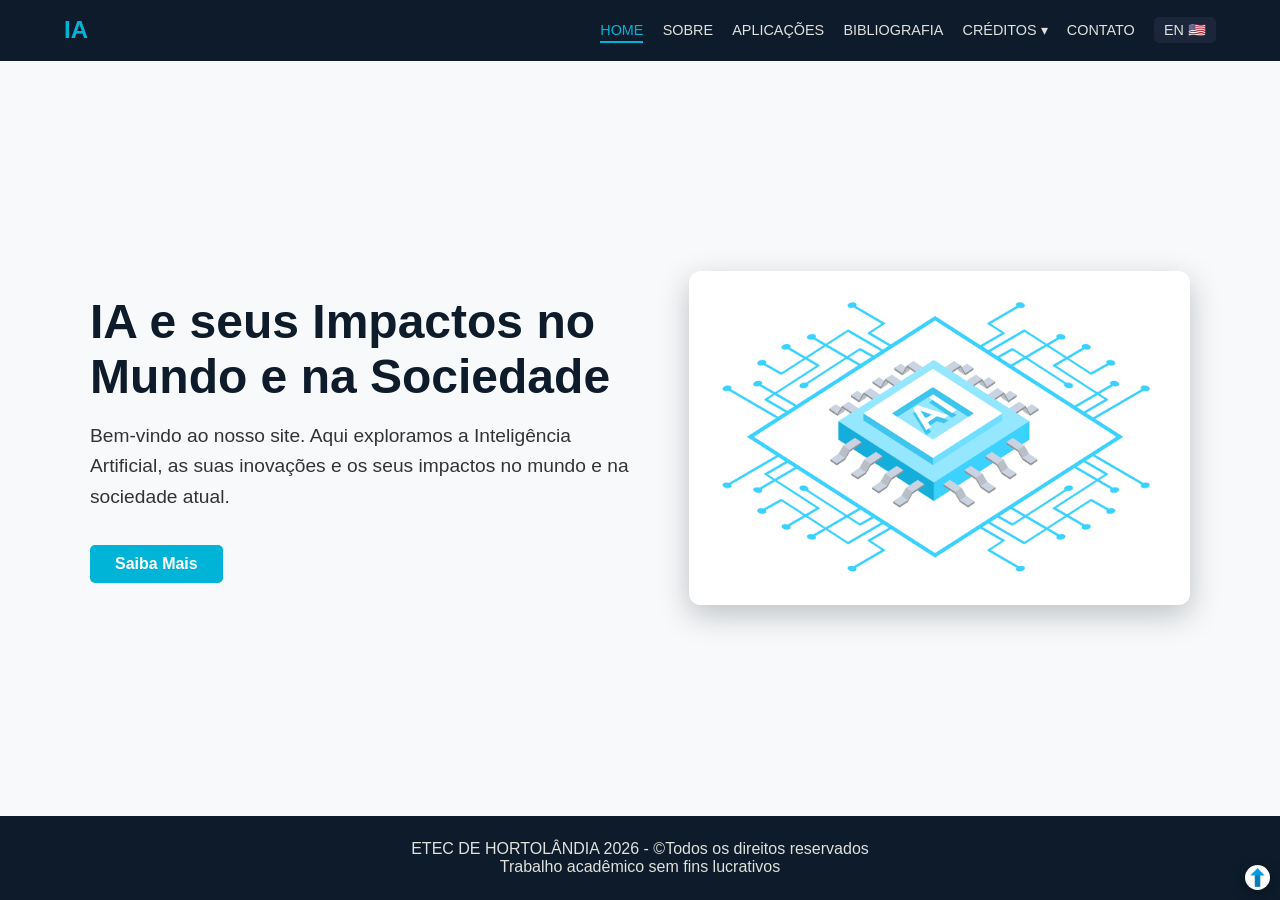
<file: index.html>
<!DOCTYPE html>
<html lang="pt-BR">
<head>
    <meta charset="UTF-8">
    <meta name="viewport" content="width=device-width, initial-scale=1.0">
    <title>HOME | IA</title>
    <link rel="icon" href="img/icon.jpg" type="image/jpg">
    <link rel="stylesheet" href="style.css">
</head>
<body>
    <header id="topo">
        <div class="logo">IA</div>
        <nav>
            <ul>
                <li><a href="index.html" class="ativo" aria-current="page">HOME</a></li>
                <li><a href="sobre.html">SOBRE</a></li>
                <li><a href="aplicacoes.html">APLICAÇÕES</a></li>
                <li><a href="bibliografia.html">BIBLIOGRAFIA</a></li>
                <li class="dropdown">
                    <a href="creditos.html" aria-haspopup="true">CRÉDITOS ▾</a>
                    <ul class="dropdown-menu">
                        <li><a href="creditos.html#orientadores">Orientadores</a></li>
                        <li><a href="creditos.html#desenvolvedores">Desenvolvedores</a></li>
                    </ul>
                </li>
                <li><a href="contato.html">CONTATO</a></li>
                <li><a href="en_index.html" class="lang-btn" title="Traduzir para Inglês">EN 🇺🇸</a></li>
            </ul>
        </nav>
    </header>
    <main class="container">
        <div class="hero">
            <div class="hero-texto">
                <h1>IA e seus Impactos no Mundo e na Sociedade</h1>
                <p>Bem-vindo ao nosso site. Aqui exploramos a Inteligência Artificial, as suas inovações e os seus impactos no mundo e na sociedade atual.</p>
                <a href="sobre.html" class="btn">Saiba Mais</a>
            </div>
            <figure class="hero-img">
                <img src="img/imagem1.png" alt="Ilustração de uma rede neural artificial" width="800" height="500">
            </figure>
        </div>
    </main>
    <div class="rodape-wrapper">
        <footer>
        <p>ETEC DE HORTOLÂNDIA 2026 - &copy;Todos os direitos reservados<br>Trabalho acadêmico sem fins lucrativos</p>
    </footer>
        <a href="#topo" class="ancora-img" title="Voltar ao topo" onclick="window.scrollTo({top:0,behavior:'smooth'});return false;">
            <img src="img/imagem14.jpg" alt="Ícone para voltar ao topo" width="25" height="25">        
        </a>
    </div>
</body>
</html>
</file>
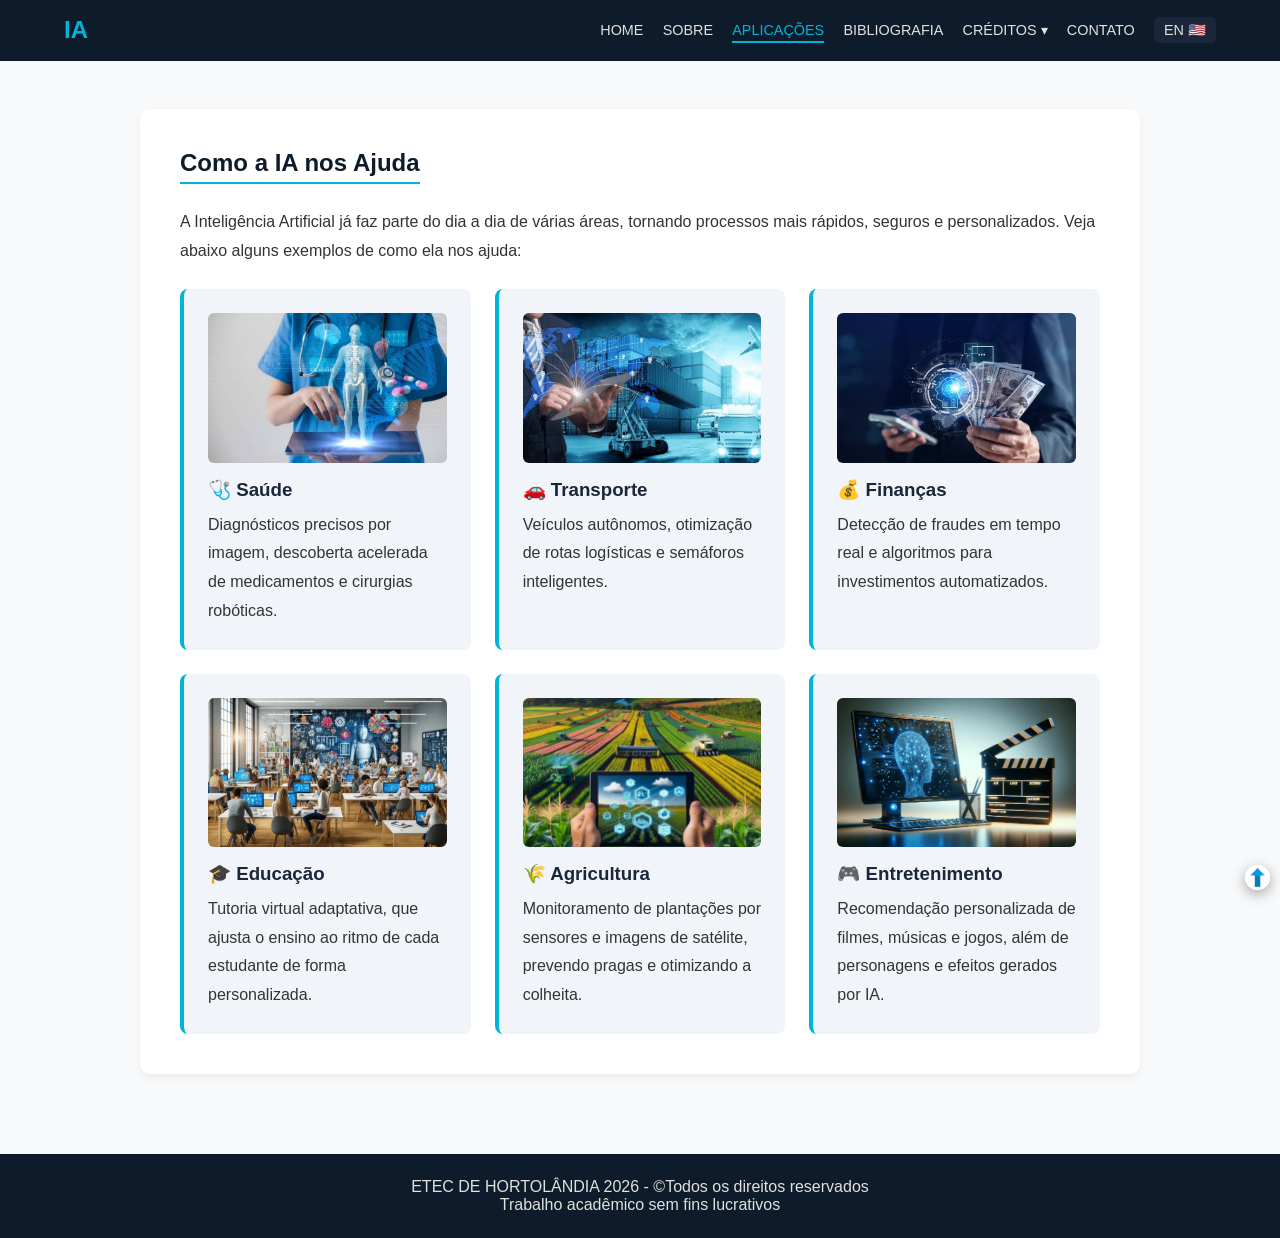
<file: aplicacoes.html>
<!DOCTYPE html>
<html lang="pt-BR">
<head>
    <meta charset="UTF-8">
    <meta name="viewport" content="width=device-width, initial-scale=1.0">
    <title>APLICAÇÕES | IA</title>
    <link rel="icon" href="img/icon.jpg" type="image/jpg">
    <link rel="stylesheet" href="style.css">
</head>
<body>
    <header id="topo">
        <div class="logo">IA</div>
        <nav>
            <ul>
                <li><a href="index.html">HOME</a></li>
                <li><a href="sobre.html">SOBRE</a></li>
                <li><a href="aplicacoes.html" class="ativo" aria-current="page">APLICAÇÕES</a></li>
                <li><a href="bibliografia.html">BIBLIOGRAFIA</a></li>
                <li class="dropdown">
                    <a href="creditos.html" aria-haspopup="true">CRÉDITOS ▾</a>
                    <ul class="dropdown-menu">
                        <li><a href="creditos.html#orientadores">Orientadores</a></li>
                        <li><a href="creditos.html#desenvolvedores">Desenvolvedores</a></li>
                    </ul>
                </li>
                <li><a href="contato.html">CONTATO</a></li>
                <li><a href="en_aplicacoes.html" class="lang-btn" title="Traduzir para Inglês">EN 🇺🇸</a></li>
            </ul>
        </nav>
    </header>
    <main class="container">
        <section class="content-section">
            <h1>Como a IA nos Ajuda</h1>
            <p>A Inteligência Artificial já faz parte do dia a dia de várias áreas, tornando processos mais rápidos, seguros e personalizados. Veja abaixo alguns exemplos de como ela nos ajuda:</p>
            <div class="grid">
                <div class="card">
                    <img src="img/imagem4.jpg" alt="Ilustração de exame médico por imagem analisado por IA" width="800" height="500">
                    <h3>🩺 Saúde</h3>
                    <p>Diagnósticos precisos por imagem, descoberta acelerada de medicamentos e cirurgias robóticas.</p>
                </div>
                <div class="card">
                    <img src="img/imagem5.jpg" alt="Ilustração de um veículo autônomo em uma cidade" width="800" height="500">
                    <h3>🚗 Transporte</h3>
                    <p>Veículos autônomos, otimização de rotas logísticas e semáforos inteligentes.</p>
                </div>
                <div class="card">
                    <img src="img/imagem6.jpg" alt="Ilustração de gráficos financeiros e segurança de dados" width="800" height="500">
                    <h3>💰 Finanças</h3>
                    <p>Detecção de fraudes em tempo real e algoritmos para investimentos automatizados.</p>
                </div>
                <div class="card">
                    <img src="img/imagem7.jpg" alt="Ilustração de um estudante usando tutoria virtual" width="800" height="500">
                    <h3>🎓 Educação</h3>
                    <p>Tutoria virtual adaptativa, que ajusta o ensino ao ritmo de cada estudante de forma personalizada.</p>
                </div>
                <div class="card">
                    <img src="img/imagem15.png" alt="Ilustração de plantação monitorada por sensores e IA" width="800" height="500">
                    <h3>🌾 Agricultura</h3>
                    <p>Monitoramento de plantações por sensores e imagens de satélite, prevendo pragas e otimizando a colheita.</p>
                </div>
                <div class="card">
                    <img src="img/imagem16.png" alt="Ilustração de recomendações de filmes e jogos geradas por IA" width="800" height="500">
                    <h3>🎮 Entretenimento</h3>
                    <p>Recomendação personalizada de filmes, músicas e jogos, além de personagens e efeitos gerados por IA.</p>
                </div>
            </div>
        </section>
    </main>
    <div class="rodape-wrapper">
        <footer>
        <p>ETEC DE HORTOLÂNDIA 2026 - &copy;Todos os direitos reservados<br>Trabalho acadêmico sem fins lucrativos</p>
    </footer>
        <a href="#topo" class="ancora-img" title="Voltar ao topo" onclick="window.scrollTo({top:0,behavior:'smooth'});return false;">
            <img src="img/imagem14.jpg" alt="Ícone para voltar ao topo" width="25" height="25">       
        </a>
    </div>
</body>
</html>
</file>
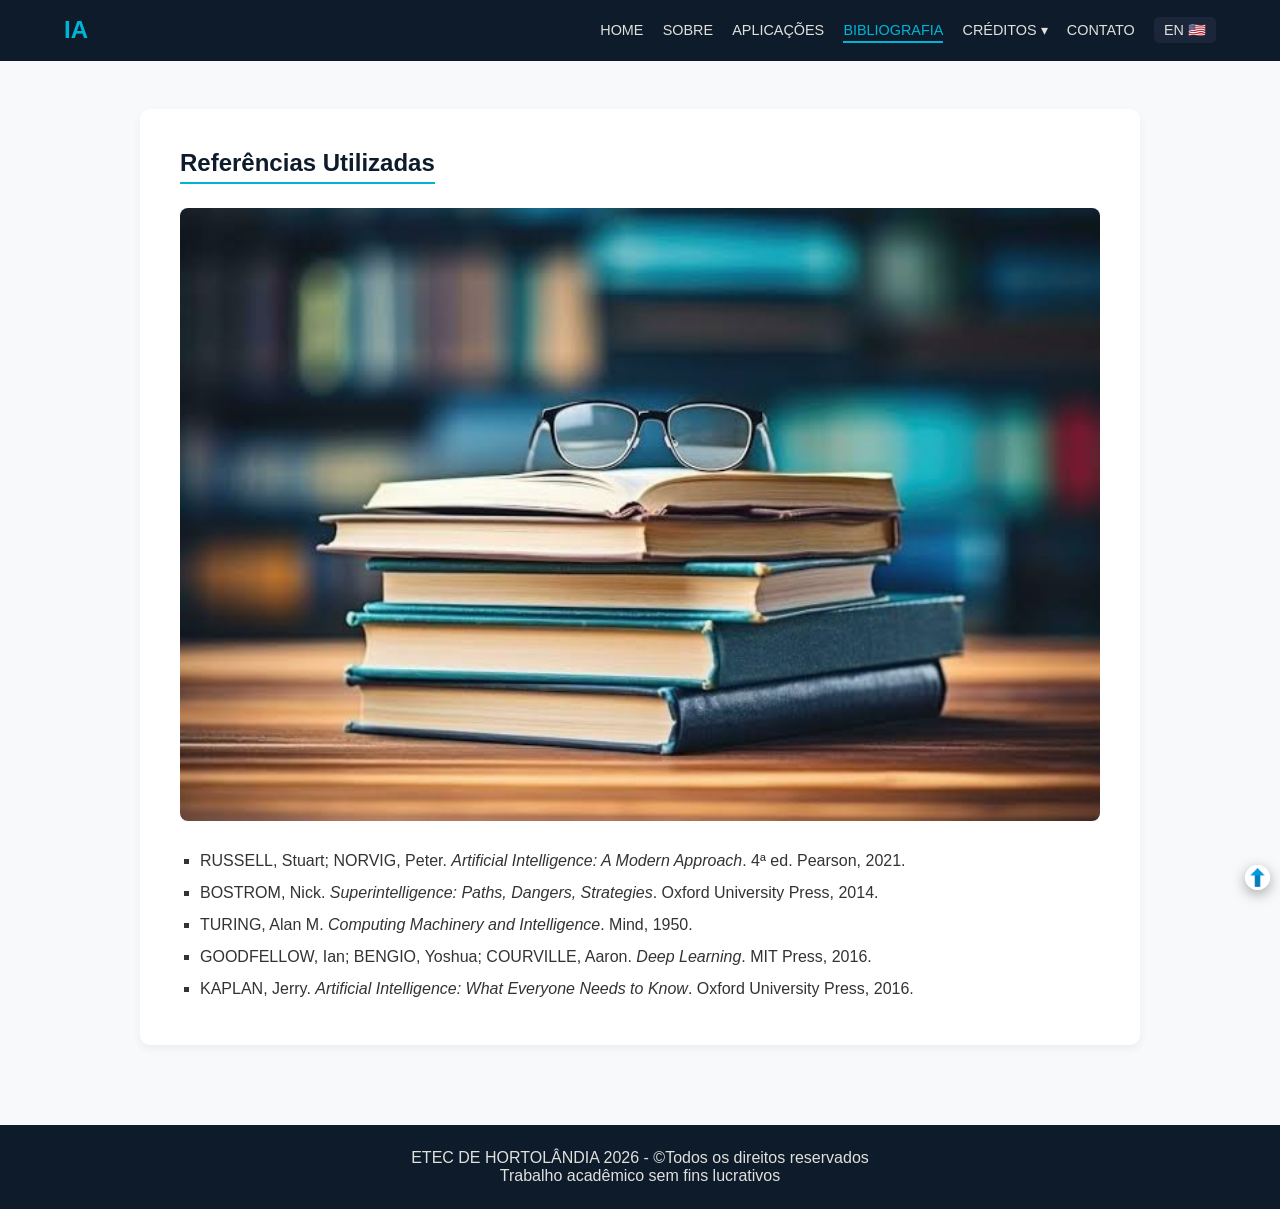
<file: bibliografia.html>
<!DOCTYPE html>
<html lang="pt-BR">
<head>
    <meta charset="UTF-8">
    <meta name="viewport" content="width=device-width, initial-scale=1.0">
    <title>REFERÊNCIAS UTILIZADAS | IA</title>
    <link rel="icon" href="img/icon.jpg" type="image/jpg">
    <link rel="stylesheet" href="style.css">
</head>
<body>
    <header id="topo">
        <div class="logo">IA</div>
        <nav>
            <ul>
                <li><a href="index.html">HOME</a></li>
                <li><a href="sobre.html">SOBRE</a></li>
                <li><a href="aplicacoes.html">APLICAÇÕES</a></li>
                <li><a href="bibliografia.html" class="ativo" aria-current="page">BIBLIOGRAFIA</a></li>
                <li class="dropdown">
                    <a href="creditos.html" aria-haspopup="true">CRÉDITOS ▾</a>
                    <ul class="dropdown-menu">
                        <li><a href="creditos.html#orientadores">Orientadores</a></li>
                        <li><a href="creditos.html#desenvolvedores">Desenvolvedores</a></li>
                    </ul>
                </li>
                <li><a href="contato.html">CONTATO</a></li>
                <li><a href="en_bibliografia.html" class="lang-btn" title="Traduzir para Inglês">EN 🇺🇸</a></li>
            </ul>
        </nav>
    </header>
    <main class="container">
        <section class="content-section">
            <h1>Referências Utilizadas</h1>
            <figure class="fig-topo">
                <img src="img/imagem8.jpg" alt="Pilha de livros sobre inteligência artificial" width="800" height="500">
            </figure>
            <ul class="bib-list">
                <li>RUSSELL, Stuart; NORVIG, Peter. <em>Artificial Intelligence: A Modern Approach</em>. 4ª ed. Pearson, 2021.</li>
                <li>BOSTROM, Nick. <em>Superintelligence: Paths, Dangers, Strategies</em>. Oxford University Press, 2014.</li>
                <li>TURING, Alan M. <em>Computing Machinery and Intelligence</em>. Mind, 1950.</li>
                <li>GOODFELLOW, Ian; BENGIO, Yoshua; COURVILLE, Aaron. <em>Deep Learning</em>. MIT Press, 2016.</li>
                <li>KAPLAN, Jerry. <em>Artificial Intelligence: What Everyone Needs to Know</em>. Oxford University Press, 2016.</li>
            </ul>
        </section>
    </main>
    <div class="rodape-wrapper">
        <footer>
        <p>ETEC DE HORTOLÂNDIA 2026 - &copy;Todos os direitos reservados<br>Trabalho acadêmico sem fins lucrativos</p>
    </footer>
        <a href="#topo" class="ancora-img" title="Voltar ao topo" onclick="window.scrollTo({top:0,behavior:'smooth'});return false;">
            <img src="img/imagem14.jpg" alt="Ícone para voltar ao topo" width="25" height="25">        
        </a>
    </div>
</body>
</html>
</file>
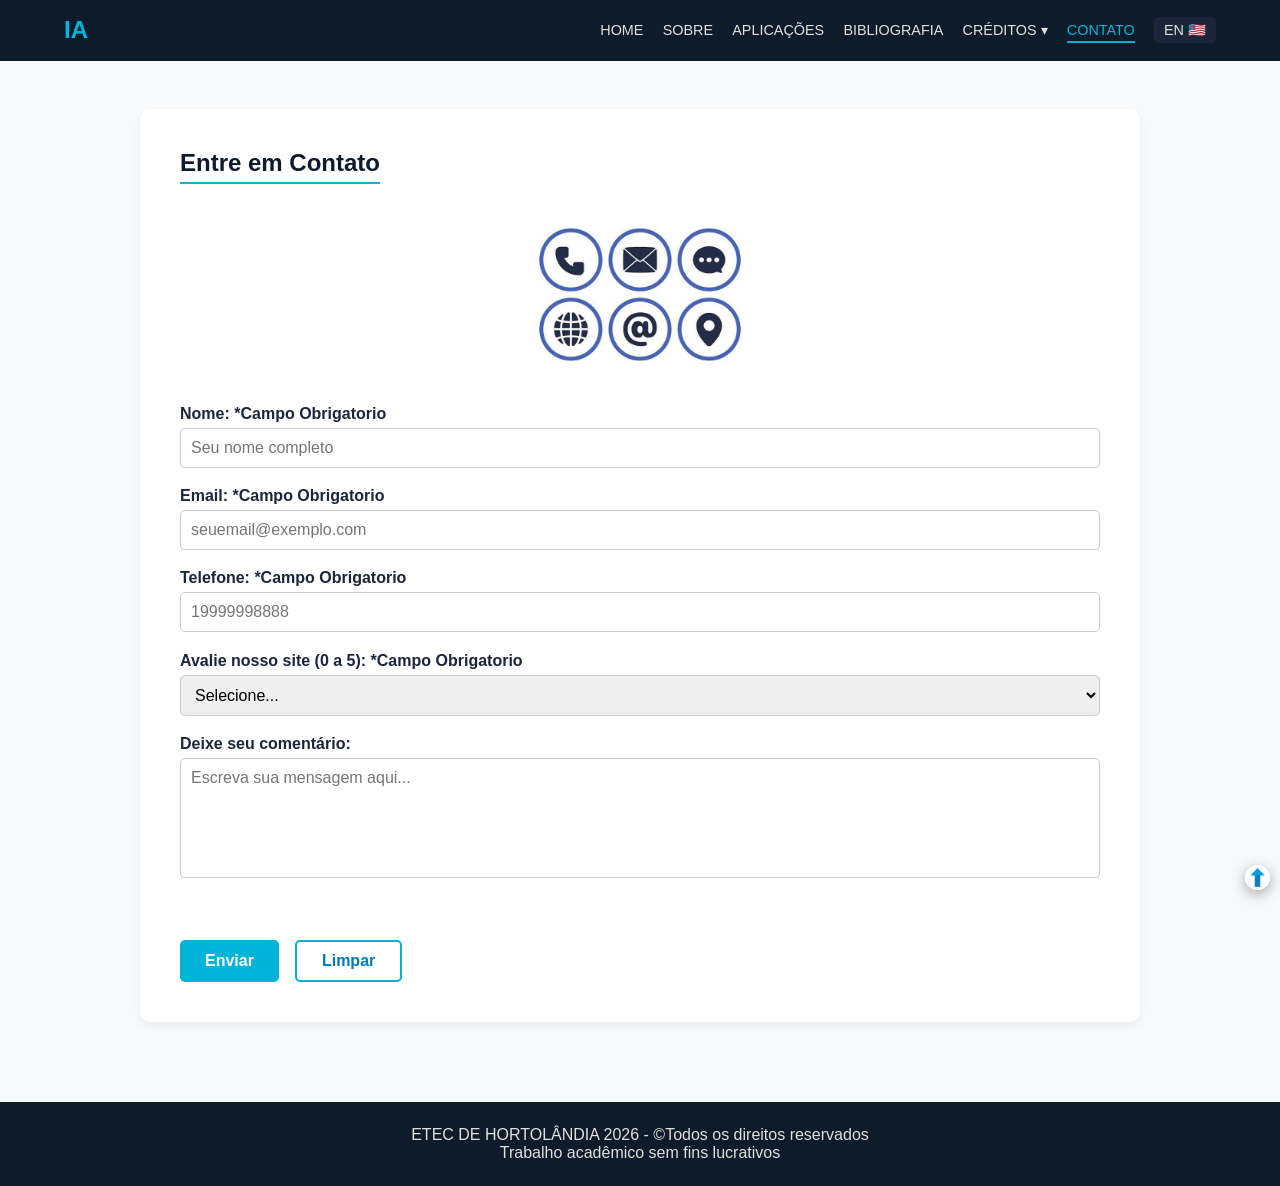
<file: contato.html>
<!DOCTYPE html>
<html lang="pt-BR">
<head>
    <meta charset="UTF-8">
    <meta name="viewport" content="width=device-width, initial-scale=1.0">
    <title>CONTATO | IA</title>
    <link rel="icon" href="img/icon.jpg" type="image/jpg">
    <link rel="stylesheet" href="style.css">
</head>
<body>
    <header id="topo">
        <div class="logo">IA</div>
        <nav>
            <ul>
                <li><a href="index.html">HOME</a></li>
                <li><a href="sobre.html">SOBRE</a></li>
                <li><a href="aplicacoes.html">APLICAÇÕES</a></li>
                <li><a href="bibliografia.html">BIBLIOGRAFIA</a></li>
                <li class="dropdown">
                    <a href="creditos.html" aria-haspopup="true">CRÉDITOS ▾</a>
                    <ul class="dropdown-menu">
                        <li><a href="creditos.html#orientadores">Orientadores</a></li>
                        <li><a href="creditos.html#desenvolvedores">Desenvolvedores</a></li>
                    </ul>
                </li>
                <li><a href="contato.html" class="ativo" aria-current="page">CONTATO</a></li>
                <li><a href="en_contato.html" class="lang-btn" title="Traduzir para Inglês">EN 🇺🇸</a></li>
            </ul>
        </nav>
    </header>
    <main class="container">
        <section class="content-section">
            <h1>Entre em Contato</h1>
            <figure class="fig-topo fig-pequena">
                <img src="img/imagem11.jpg" alt="Ilustração de envelope e balão de mensagem" width="800" height="500">
            </figure>
            <form id="formContato" class="contato-form" novalidate>
                <div class="form-group">
                    <label for="nome">Nome: *Campo Obrigatorio</label>
                    <input type="text" id="nome" name="nome" required minlength="3" placeholder="Seu nome completo">
                </div>
                <div class="form-group">
                    <label for="email">Email: *Campo Obrigatorio</label>
                    <input type="email" id="email" name="email" required placeholder="seuemail@exemplo.com">
                </div>
                <div class="form-group">
                    <label for="telefone">Telefone: *Campo Obrigatorio</label>
                    <input type="tel" id="telefone" name="telefone" required pattern="[0-9]{10,11}" inputmode="numeric" title="Digite apenas números (10 ou 11 dígitos)" placeholder="19999998888">
                </div>
                <div class="form-group">
                    <label for="avaliacao">Avalie nosso site (0 a 5): *Campo Obrigatorio</label>
                    <select id="avaliacao" name="avaliacao" required>
                        <option value="">Selecione...</option>
                        <option value="0">0 - Ruim</option>
                        <option value="1">1</option>
                        <option value="2">2</option>
                        <option value="3">3 - Regular</option>
                        <option value="4">4</option>
                        <option value="5">5 - Excelente</option>
                    </select>
                </div>
                <div class="form-group">
                    <label for="comentario">Deixe seu comentário:</label>
                    <textarea id="comentario" name="comentario"  minlength="10" placeholder="Escreva sua mensagem aqui..."></textarea>
                </div>
                <p id="msgStatus" class="status" role="status" aria-live="polite"></p>
                <div class="form-botoes">
                    <button type="submit" class="btn">Enviar</button>
                    <button type="button" id="btnLimpar" class="btn btn-secundario">Limpar</button>
                </div>
            </form>
        </section>
    </main>
    <div class="rodape-wrapper">
        <footer>
        <p>ETEC DE HORTOLÂNDIA 2026 - &copy;Todos os direitos reservados<br>Trabalho acadêmico sem fins lucrativos</p>
    </footer>
        <a href="#topo" class="ancora-img" title="Voltar ao topo" onclick="window.scrollTo({top:0,behavior:'smooth'});return false;">
            <img src="img/imagem14.jpg" alt="Ícone para voltar ao topo" width="25" height="25">        
        </a>
    </div>
    <script src="script.js"></script>
</body>
</html>
</file>
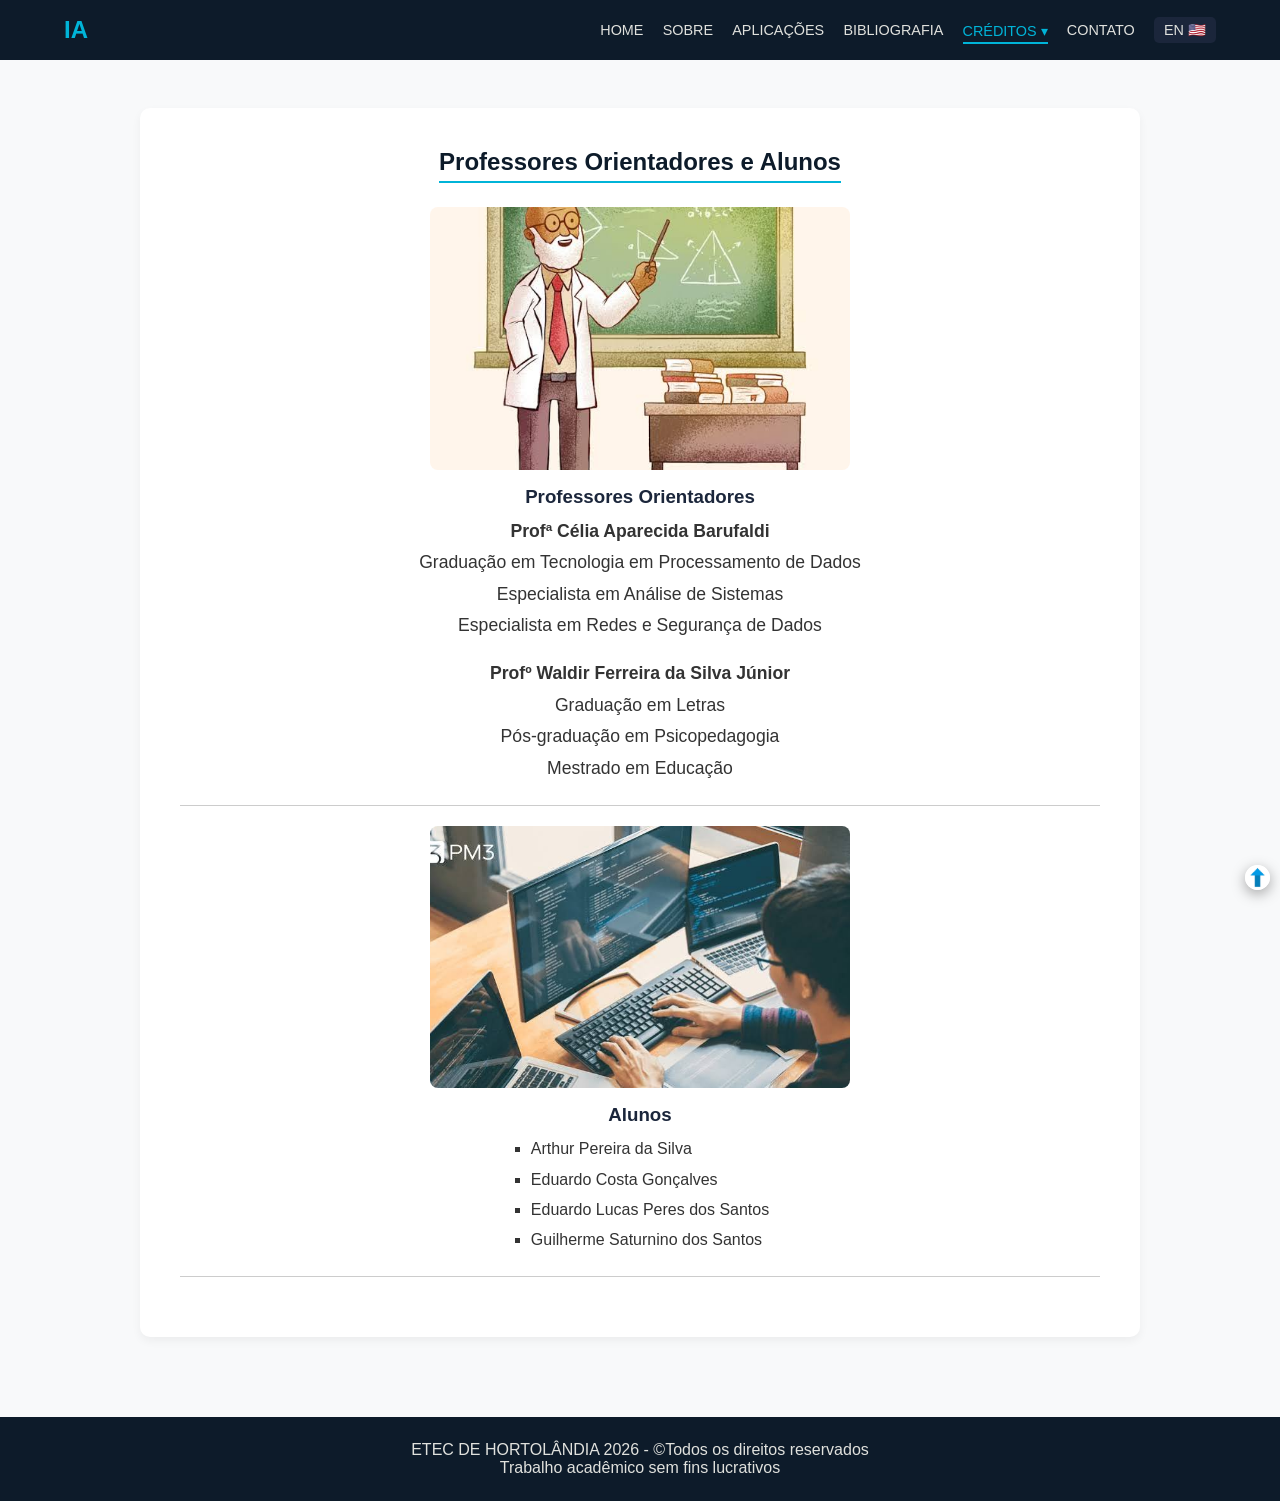
<file: creditos.html>
<!DOCTYPE html>
<html lang="pt-BR">
<head>
    <meta charset="UTF-8">
    <meta name="viewport" content="width=device-width, initial-scale=1.0">
    <title>CRÉDITOS | IA</title>
     <link rel="icon" href="img/icon.jpg" type="image/jpg">
    <link rel="stylesheet" href="style.css">
</head>
<body>
    <header id="topo">
        <div class="logo">IA</div>
        <nav>
            <ul>
                <li><a href="index.html">HOME</a></li>
                <li><a href="sobre.html">SOBRE</a></li>
                <li><a href="aplicacoes.html">APLICAÇÕES</a></li>
                <li><a href="bibliografia.html">BIBLIOGRAFIA</a></li>
                <li class="dropdown">
                    <a href="creditos.html" class="ativo" aria-haspopup="true">CRÉDITOS ▾</a>
                    <ul class="dropdown-menu">
                        <li><a href="creditos.html#orientadores">Orientadores</a></li>
                        <li><a href="creditos.html#desenvolvedores">Desenvolvedores</a></li>
                    </ul>
                </li>
                <li><a href="contato.html">CONTATO</a></li>
                <li><a href="en_creditos.html" class="lang-btn" title="Traduzir para Inglês">EN 🇺🇸</a></li>
            </ul>
        </nav>
    </header>
    <main class="container">
        <section class="content-section text-center">
            <h1>Professores Orientadores e Alunos</h1>
            <div class="creditos-box">
                <div id="orientadores" class="cred-bloco">
                    <img src="img/imagem9.jpg" alt="Ilustração de professores orientando um projeto" width="800" height="500">
                    <h3>Professores Orientadores</h3>
                    <p><strong>Profª Célia Aparecida Barufaldi</strong><br>
                    Graduação em Tecnologia em Processamento de Dados<br>
                    Especialista em Análise de Sistemas<br>
                    Especialista em Redes e Segurança de Dados</p>
                    <p><strong>Profº Waldir Ferreira da Silva Júnior</strong><br>
                    Graduação em Letras<br>
                    Pós-graduação em Psicopedagogia<br>
                    Mestrado em Educação</p>
                </div>
                <hr>
                <div id="desenvolvedores" class="cred-bloco">
                    <img src="img/imagem10.jpg" alt="Ilustração de alunos programando em computadores" width="800" height="500">
                    <h3>Alunos</h3>
                    <ul class="lista-alunos">
                        <li>Arthur Pereira da Silva</li>
                        <li>Eduardo Costa Gonçalves</li>
                        <li>Eduardo Lucas Peres dos Santos</li>
                        <li>Guilherme Saturnino dos Santos</li>
                    </ul>
                </div>
                <hr>
            </div>
        </section>
    </main>
    <div class="rodape-wrapper">
        <footer>
        <p>ETEC DE HORTOLÂNDIA 2026 - &copy;Todos os direitos reservados<br>Trabalho acadêmico sem fins lucrativos</p>
    </footer>
        <a href="#topo" class="ancora-img" title="Voltar ao topo" onclick="window.scrollTo({top:0,behavior:'smooth'});return false;">
            <img src="img/imagem14.jpg" alt="Ícone para voltar ao topo" width="25" height="25">        
        </a>
    </div>
</body>
</html>
</file>
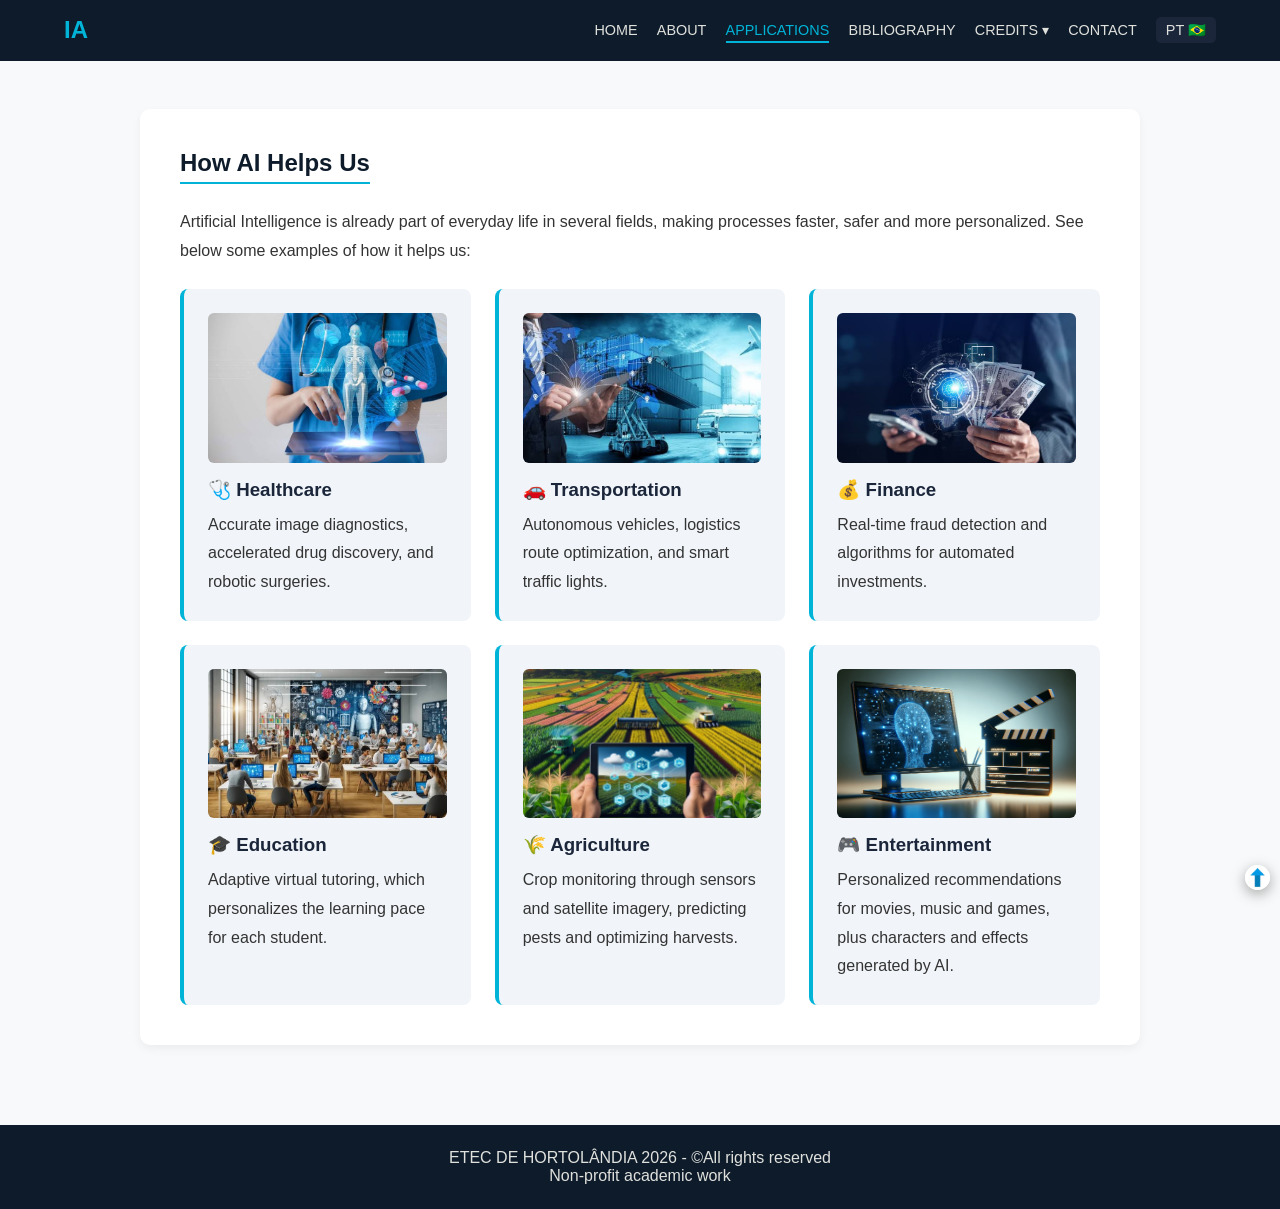
<file: en_aplicacoes.html>
<!DOCTYPE html>
<html lang="en">
<head>
    <meta charset="UTF-8">
    <meta name="viewport" content="width=device-width, initial-scale=1.0">
    <title>APPLICATIONS | IA</title>
    <link rel="icon" href="img/icon.jpg" type="image/jpg">
    <link rel="stylesheet" href="style.css">
</head>
<body>
    <header id="topo">
        <div class="logo">IA</div>
        <nav>
            <ul>
                <li><a href="en_index.html">HOME</a></li>
                <li><a href="en_sobre.html">ABOUT</a></li>
                <li><a href="en_aplicacoes.html" class="ativo" aria-current="page">APPLICATIONS</a></li>
                <li><a href="en_bibliografia.html">BIBLIOGRAPHY</a></li>
                <li class="dropdown">
                    <a href="en_creditos.html" aria-haspopup="true">CREDITS ▾</a>
                    <ul class="dropdown-menu">
                        <li><a href="en_creditos.html#advisors">Advisors</a></li>
                        <li><a href="en_creditos.html#developers">Developers</a></li>
                    </ul>
                </li>
                <li><a href="en_contato.html">CONTACT</a></li>
                <li><a href="aplicacoes.html" class="lang-btn" title="Translate to Portuguese">PT 🇧🇷</a></li>
            </ul>
        </nav>
    </header>
    <main class="container">
        <section class="content-section">
            <h1>How AI Helps Us</h1>
            <p>Artificial Intelligence is already part of everyday life in several fields, making processes faster, safer and more personalized. See below some examples of how it helps us:</p>
            <div class="grid">
                <div class="card">
                    <img src="img/imagem4.jpg" alt="Illustration of a medical scan analyzed by AI" width="800" height="500">
                    <h3>🩺 Healthcare</h3>
                    <p>Accurate image diagnostics, accelerated drug discovery, and robotic surgeries.</p>
                </div>
                <div class="card">
                    <img src="img/imagem5.jpg" alt="Illustration of an autonomous vehicle in a city" width="800" height="500">
                    <h3>🚗 Transportation</h3>
                    <p>Autonomous vehicles, logistics route optimization, and smart traffic lights.</p>
                </div>
                <div class="card">
                    <img src="img/imagem6.jpg" alt="Illustration of financial charts and data security" width="800" height="500">
                    <h3>💰 Finance</h3>
                    <p>Real-time fraud detection and algorithms for automated investments.</p>
                </div>
                <div class="card">
                    <img src="img/imagem7.jpg" alt="Illustration of a student using virtual tutoring" width="800" height="500">
                    <h3>🎓 Education</h3>
                    <p>Adaptive virtual tutoring, which personalizes the learning pace for each student.</p>
                </div>
                <div class="card">
                    <img src="img/imagem15.png" alt="Illustration of crops monitored by sensors and AI" width="800" height="500">
                    <h3>🌾 Agriculture</h3>
                    <p>Crop monitoring through sensors and satellite imagery, predicting pests and optimizing harvests.</p>
                </div>
                <div class="card">
                    <img src="img/imagem16.png" alt="Illustration of AI-generated movie and game recommendations" width="800" height="500">
                    <h3>🎮 Entertainment</h3>
                    <p>Personalized recommendations for movies, music and games, plus characters and effects generated by AI.</p>
                </div>
            </div>
        </section>
    </main>
    <div class="rodape-wrapper">
        <footer>
        <p>ETEC DE HORTOLÂNDIA 2026 - &copy;All rights reserved<br>Non-profit academic work</p>
    </footer>
        <a href="#topo" class="ancora-img" title="Back to top" onclick="window.scrollTo({top:0,behavior:'smooth'});return false;">
            <img src="img/imagem14.jpg" alt="Ícone para voltar ao topo" width="25" height="25">        
        </a>
    </div>
</body>
</html>
</file>
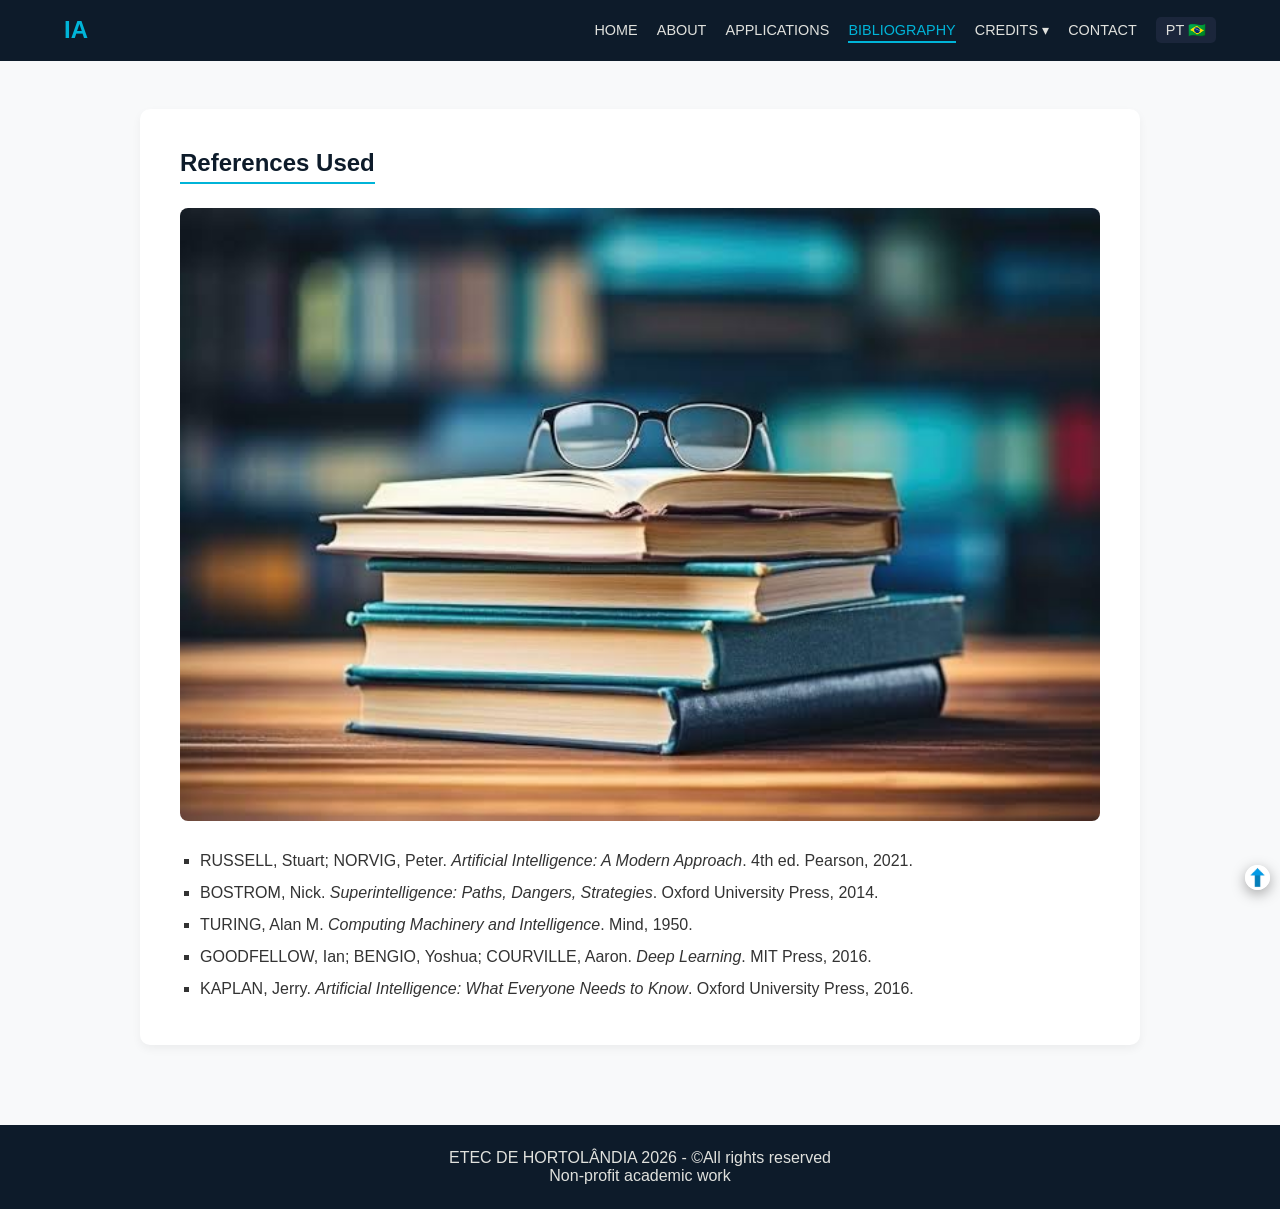
<file: en_bibliografia.html>
<!DOCTYPE html>
<html lang="en">
<head>
    <meta charset="UTF-8">
    <meta name="viewport" content="width=device-width, initial-scale=1.0">
    <title>REFERENCES USED | IA</title>
    <link rel="icon" href="img/icon.jpg" type="image/jpg">
    <link rel="stylesheet" href="style.css">
</head>
<body>
    <header id="topo">
        <div class="logo">IA</div>
        <nav>
            <ul>
                <li><a href="en_index.html">HOME</a></li>
                <li><a href="en_sobre.html">ABOUT</a></li>
                <li><a href="en_aplicacoes.html">APPLICATIONS</a></li>
                <li><a href="en_bibliografia.html" class="ativo" aria-current="page">BIBLIOGRAPHY</a></li>
                <li class="dropdown">
                    <a href="en_creditos.html" aria-haspopup="true">CREDITS ▾</a>
                    <ul class="dropdown-menu">
                        <li><a href="en_creditos.html#advisors">Advisors</a></li>
                        <li><a href="en_creditos.html#developers">Developers</a></li>
                    </ul>
                </li>
                <li><a href="en_contato.html">CONTACT</a></li>
                <li><a href="bibliografia.html" class="lang-btn" title="Translate to Portuguese">PT 🇧🇷</a></li>
            </ul>
        </nav>
    </header>
    <main class="container">
        <section class="content-section">
            <h1>References Used</h1>
            <figure class="fig-topo">
                <img src="img/imagem8.jpg" alt="Stack of books about artificial intelligence" width="800" height="500">
            </figure>
            <ul class="bib-list">
                <li>RUSSELL, Stuart; NORVIG, Peter. <em>Artificial Intelligence: A Modern Approach</em>. 4th ed. Pearson, 2021.</li>
                <li>BOSTROM, Nick. <em>Superintelligence: Paths, Dangers, Strategies</em>. Oxford University Press, 2014.</li>
                <li>TURING, Alan M. <em>Computing Machinery and Intelligence</em>. Mind, 1950.</li>
                <li>GOODFELLOW, Ian; BENGIO, Yoshua; COURVILLE, Aaron. <em>Deep Learning</em>. MIT Press, 2016.</li>
                <li>KAPLAN, Jerry. <em>Artificial Intelligence: What Everyone Needs to Know</em>. Oxford University Press, 2016.</li>
            </ul>
        </section>
    </main>
    <div class="rodape-wrapper">
        <footer>
        <p>ETEC DE HORTOLÂNDIA 2026 - &copy;All rights reserved<br>Non-profit academic work</p>
    </footer>
        <a href="#topo" class="ancora-img" title="Back to top" onclick="window.scrollTo({top:0,behavior:'smooth'});return false;">
            <img src="img/imagem14.jpg" alt="Ícone para voltar ao topo" width="25" height="25">        
        </a>
    </div>
</body>
</html>
</file>
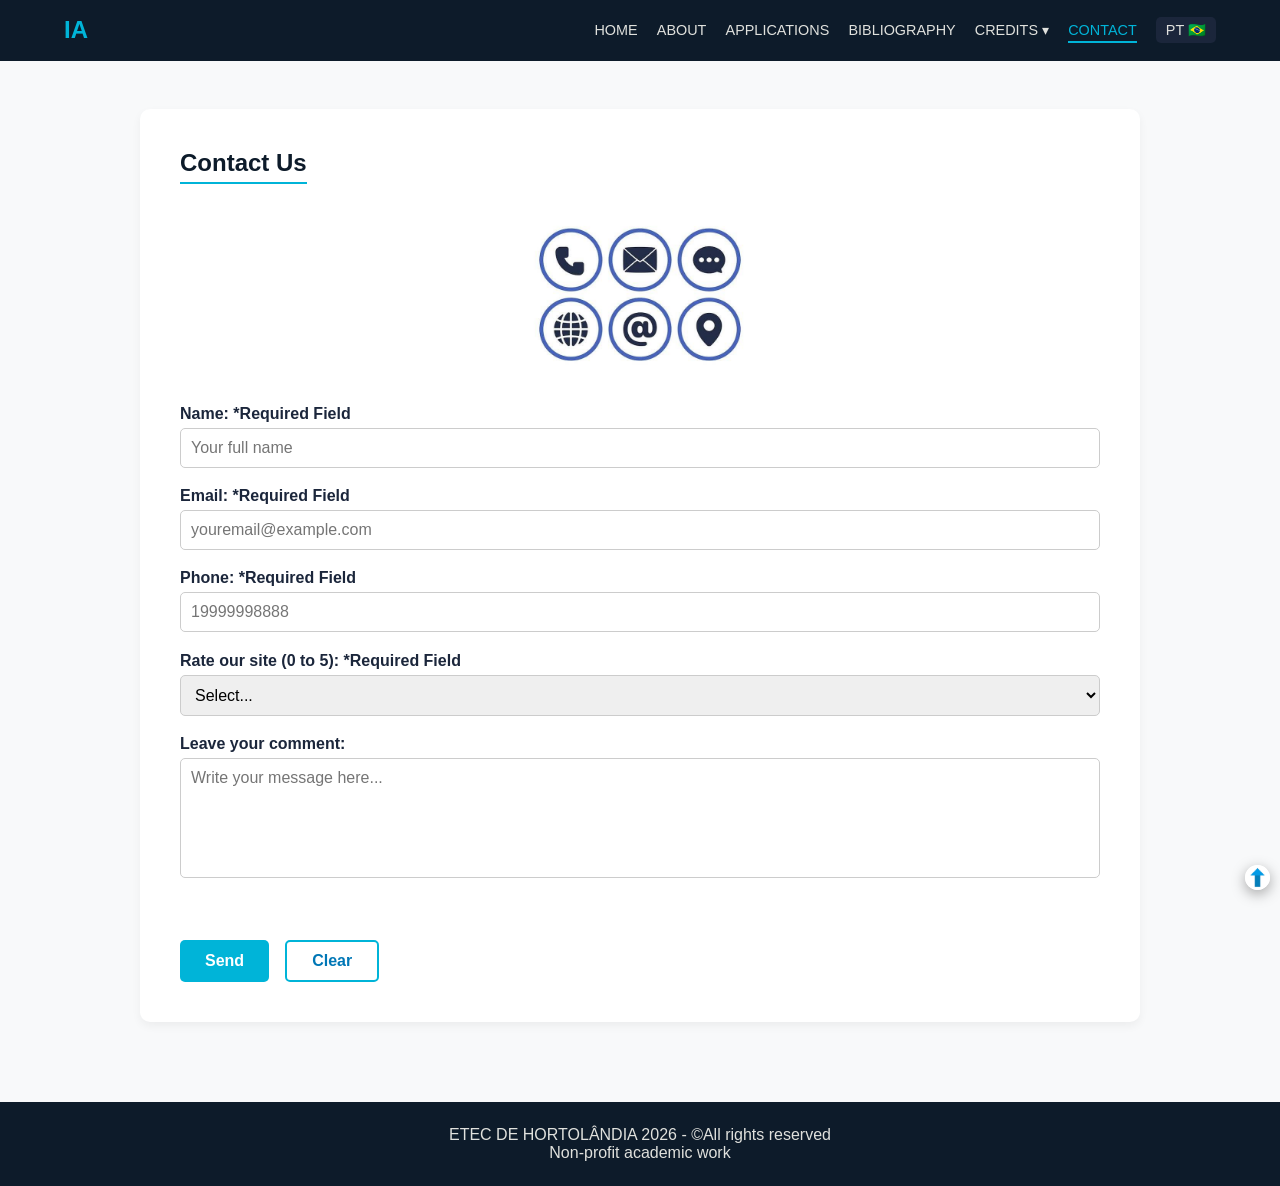
<file: en_contato.html>
<!DOCTYPE html>
<html lang="en">
<head>
    <meta charset="UTF-8">
    <meta name="viewport" content="width=device-width, initial-scale=1.0">
    <title>CONTACT | IA</title>
    <link rel="icon" href="img/icon.jpg" type="image/jpg">
    <link rel="stylesheet" href="style.css">
</head>
<body>
    <header id="topo">
        <div class="logo">IA</div>
        <nav>
            <ul>
                <li><a href="en_index.html">HOME</a></li>
                <li><a href="en_sobre.html">ABOUT</a></li>
                <li><a href="en_aplicacoes.html">APPLICATIONS</a></li>
                <li><a href="en_bibliografia.html">BIBLIOGRAPHY</a></li>
                <li class="dropdown">
                    <a href="en_creditos.html" aria-haspopup="true">CREDITS ▾</a>
                    <ul class="dropdown-menu">
                        <li><a href="en_creditos.html#advisors">Advisors</a></li>
                        <li><a href="en_creditos.html#developers">Developers</a></li>
                    </ul>
                </li>
                <li><a href="en_contato.html" class="ativo" aria-current="page">CONTACT</a></li>
                <li><a href="contato.html" class="lang-btn" title="Translate to Portuguese">PT 🇧🇷</a></li>
            </ul>
        </nav>
    </header>
    <main class="container">
        <section class="content-section">
            <h1>Contact Us</h1>
            <figure class="fig-topo fig-pequena">
                <img src="img/imagem11.jpg" alt="Illustration of an envelope and a message bubble" width="800" height="500">
            </figure>
            <form id="formContato" class="contato-form" novalidate>
                <div class="form-group">
                    <label for="nome">Name: *Required Field</label>
                    <input type="text" id="nome" name="nome" required minlength="3" placeholder="Your full name">
                </div>
                <div class="form-group">
                    <label for="email">Email: *Required Field</label>
                    <input type="email" id="email" name="email" required placeholder="youremail@example.com">
                </div>
                <div class="form-group">
                    <label for="telefone">Phone: *Required Field</label>
                    <input type="tel" id="telefone" name="telefone" required pattern="[0-9]{10,11}" inputmode="numeric" title="Enter numbers only (10 or 11 digits)" placeholder="19999998888">
                </div>
                <div class="form-group">
                    <label for="avaliacao">Rate our site (0 to 5): *Required Field</label>
                    <select id="avaliacao" name="avaliacao" required>
                        <option value="">Select...</option>
                        <option value="0">0 - Poor</option>
                        <option value="1">1</option>
                        <option value="2">2</option>
                        <option value="3">3 - Average</option>
                        <option value="4">4</option>
                        <option value="5">5 - Excellent</option>
                    </select>
                </div>
                <div class="form-group">
                    <label for="comentario">Leave your comment:</label>
                    <textarea id="comentario" name="comentario"  minlength="10" placeholder="Write your message here..."></textarea>
                </div>
                <p id="msgStatus" class="status" role="status" aria-live="polite"></p>
                <div class="form-botoes">
                    <button type="submit" class="btn">Send</button>
                    <button type="button" id="btnLimpar" class="btn btn-secundario">Clear</button>
                </div>
            </form>
        </section>
    </main>
    <div class="rodape-wrapper">
        <footer>
        <p>ETEC DE HORTOLÂNDIA 2026 - &copy;All rights reserved<br>Non-profit academic work</p>
    </footer>
        <a href="#topo" class="ancora-img" title="Back to top" onclick="window.scrollTo({top:0,behavior:'smooth'});return false;">
            <img src="img/imagem14.jpg" alt="Ícone para voltar ao topo" width="25" height="25">        
        </a>
    </div>
    <script src="script.js"></script>
</body>
</html>
</file>
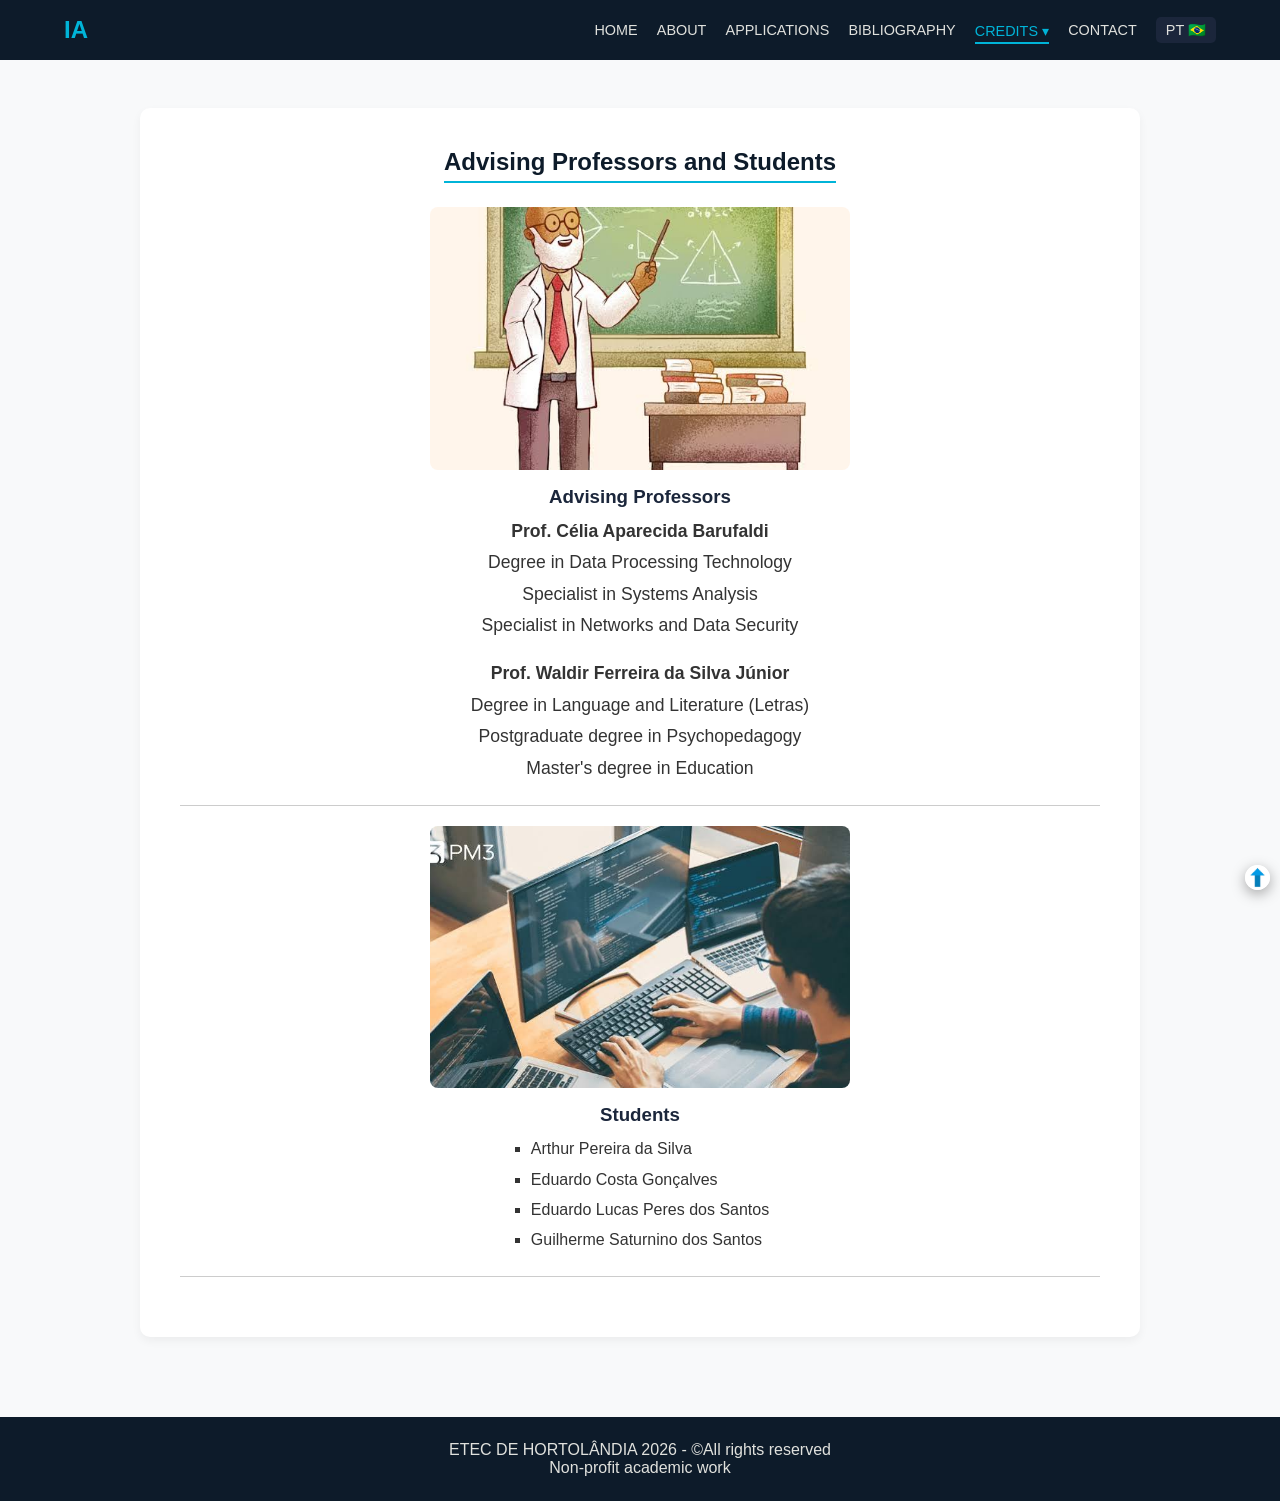
<file: en_creditos.html>
<!DOCTYPE html>
<html lang="en">
<head>
    <meta charset="UTF-8">
    <meta name="viewport" content="width=device-width, initial-scale=1.0">
    <title>CREDITS | IA</title>
    <link rel="icon" href="img/icon.jpg" type="image/jpg">
    <link rel="stylesheet" href="style.css">
</head>
<body>
    <header id="topo">
        <div class="logo">IA</div>
        <nav>
            <ul>
                <li><a href="en_index.html">HOME</a></li>
                <li><a href="en_sobre.html">ABOUT</a></li>
                <li><a href="en_aplicacoes.html">APPLICATIONS</a></li>
                <li><a href="en_bibliografia.html">BIBLIOGRAPHY</a></li>
                <li class="dropdown">
                    <a href="en_creditos.html" class="ativo" aria-haspopup="true">CREDITS ▾</a>
                    <ul class="dropdown-menu">
                        <li><a href="en_creditos.html#advisors">Advisors</a></li>
                        <li><a href="en_creditos.html#developers">Developers</a></li>
                    </ul>
                </li>
                <li><a href="en_contato.html">CONTACT</a></li>
                <li><a href="creditos.html" class="lang-btn" title="Translate to Portuguese">PT 🇧🇷</a></li>
            </ul>
        </nav>
    </header>
    <main class="container">
        <section class="content-section text-center">
            <h1>Advising Professors and Students</h1>
            <div class="creditos-box">
                <div id="advisors" class="cred-bloco">
                    <img src="img/imagem9.jpg" alt="Illustration of professors advising a project" width="800" height="500">
                    <h3>Advising Professors</h3>
                    <p><strong>Prof. Célia Aparecida Barufaldi</strong><br>
                    Degree in Data Processing Technology<br>
                    Specialist in Systems Analysis<br>
                    Specialist in Networks and Data Security</p>
                    <p><strong>Prof. Waldir Ferreira da Silva Júnior</strong><br>
                    Degree in Language and Literature (Letras)<br>
                    Postgraduate degree in Psychopedagogy<br>
                    Master's degree in Education</p>
                </div>
                <hr>
                <div id="developers" class="cred-bloco">
                    <img src="img/imagem10.jpg" alt="Illustration of students programming on computers" width="800" height="500">
                    <h3>Students</h3>
                    <ul class="lista-alunos">
                        <li>Arthur Pereira da Silva</li>
                        <li>Eduardo Costa Gonçalves</li>
                        <li>Eduardo Lucas Peres dos Santos</li>
                        <li>Guilherme Saturnino dos Santos</li>
                    </ul>
                </div>
                <hr>
            </div>
        </section>
    </main>
    <div class="rodape-wrapper">
        <footer>
        <p>ETEC DE HORTOLÂNDIA 2026 - &copy;All rights reserved<br>Non-profit academic work</p>
    </footer>
        <a href="#topo" class="ancora-img" title="Back to top" onclick="window.scrollTo({top:0,behavior:'smooth'});return false;">
            <img src="img/imagem14.jpg" alt="Ícone para voltar ao topo" width="25" height="25">        
        </a>
    </div>
</body>
</html>
</file>
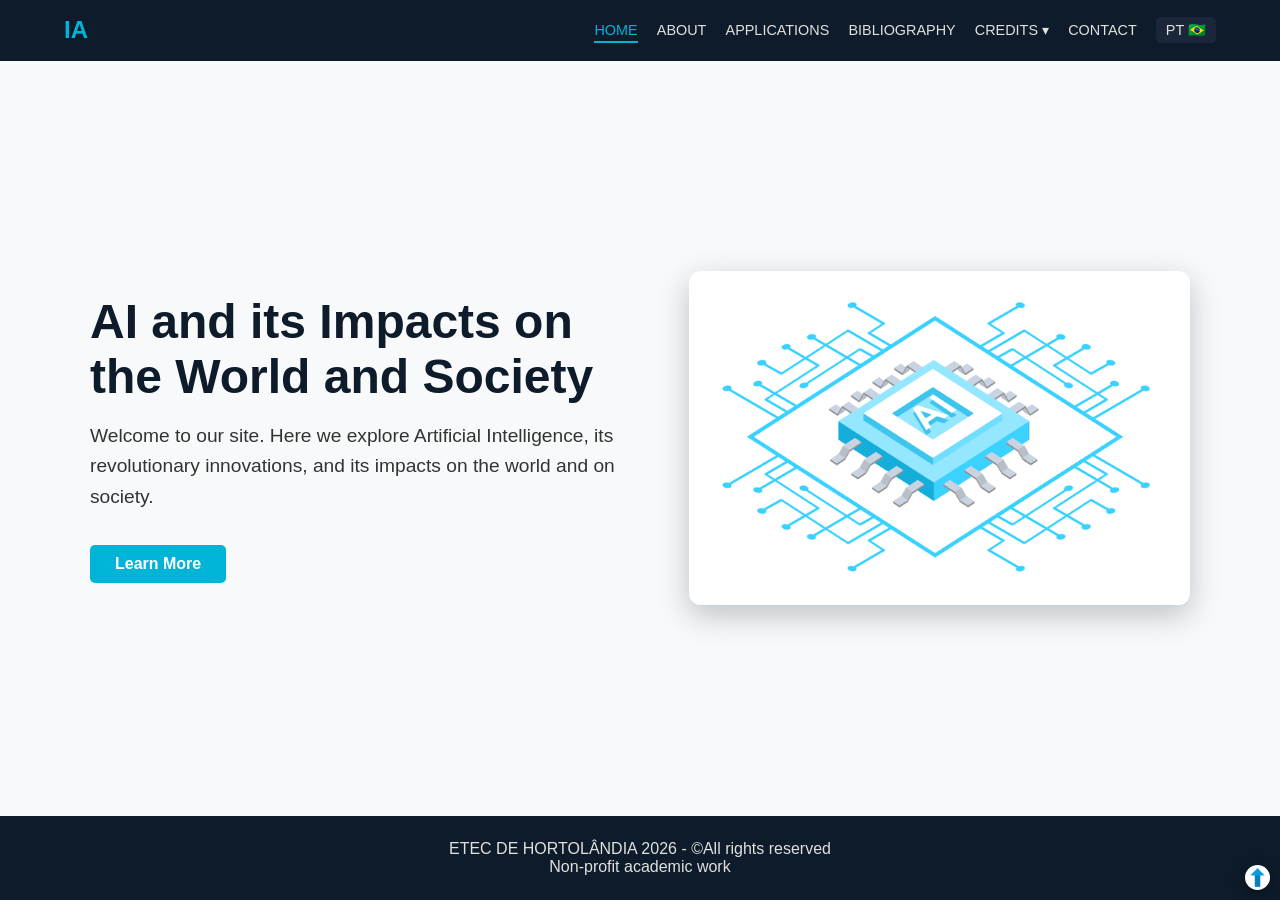
<file: en_index.html>
<!DOCTYPE html>
<html lang="en">
<head>
    <meta charset="UTF-8">
    <meta name="viewport" content="width=device-width, initial-scale=1.0">
    <title>HOME | IA</title>
    <link rel="icon" href="img/icon.jpg" type="image/jpg">
    <link rel="stylesheet" href="style.css">
</head>
<body>
    <header id="topo">
        <div class="logo">IA</div>
        <nav>
            <ul>
                <li><a href="en_index.html" class="ativo" aria-current="page">HOME</a></li>
                <li><a href="en_sobre.html">ABOUT</a></li>
                <li><a href="en_aplicacoes.html">APPLICATIONS</a></li>
                <li><a href="en_bibliografia.html">BIBLIOGRAPHY</a></li>
                <li class="dropdown">
                    <a href="en_creditos.html" aria-haspopup="true">CREDITS ▾</a>
                    <ul class="dropdown-menu">
                        <li><a href="en_creditos.html#advisors">Advisors</a></li>
                        <li><a href="en_creditos.html#developers">Developers</a></li>
                    </ul>
                </li>
                <li><a href="en_contato.html">CONTACT</a></li>
                <li><a href="index.html" class="lang-btn" title="Translate to Portuguese">PT 🇧🇷</a></li>
            </ul>
        </nav>
    </header>
    <main class="container">
        <div class="hero">
            <div class="hero-texto">
                <h1>AI and its Impacts on the World and Society</h1>
                <p>Welcome to our site. Here we explore Artificial Intelligence, its revolutionary innovations, and its impacts on the world and on society.</p>
                <a href="en_sobre.html" class="btn">Learn More</a>
            </div>
            <figure class="hero-img">
                <img src="img/imagem1.png" alt="Illustration of an artificial neural network" width="800" height="500">
            </figure>
        </div>
    </main>
    <div class="rodape-wrapper">
        <footer>
        <p>ETEC DE HORTOLÂNDIA 2026 - &copy;All rights reserved<br>Non-profit academic work</p>
    </footer>
        <a href="#topo" class="ancora-img" title="Back to top" onclick="window.scrollTo({top:0,behavior:'smooth'});return false;">
            <img src="img/imagem14.jpg" alt="Ícone para voltar ao topo" width="25" height="25">       
        </a>
    </div>
</body>
</html>
</file>
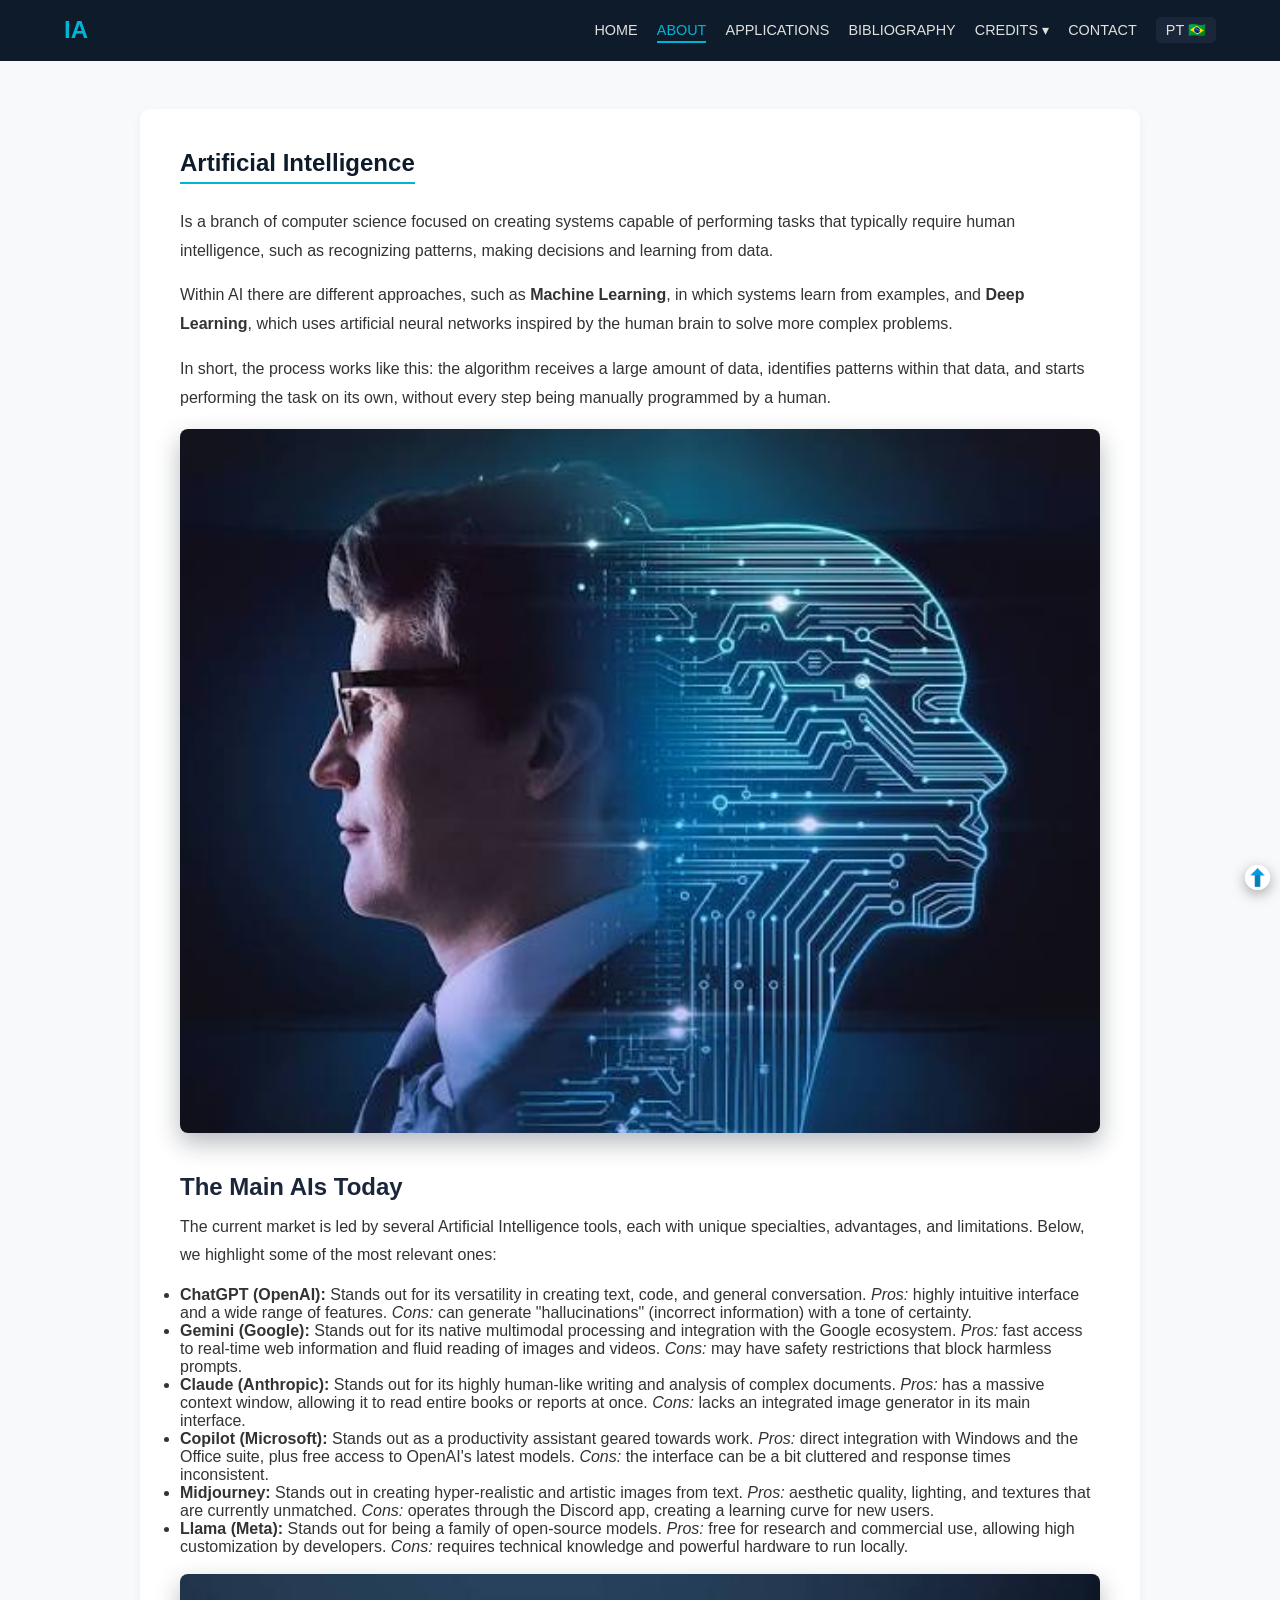
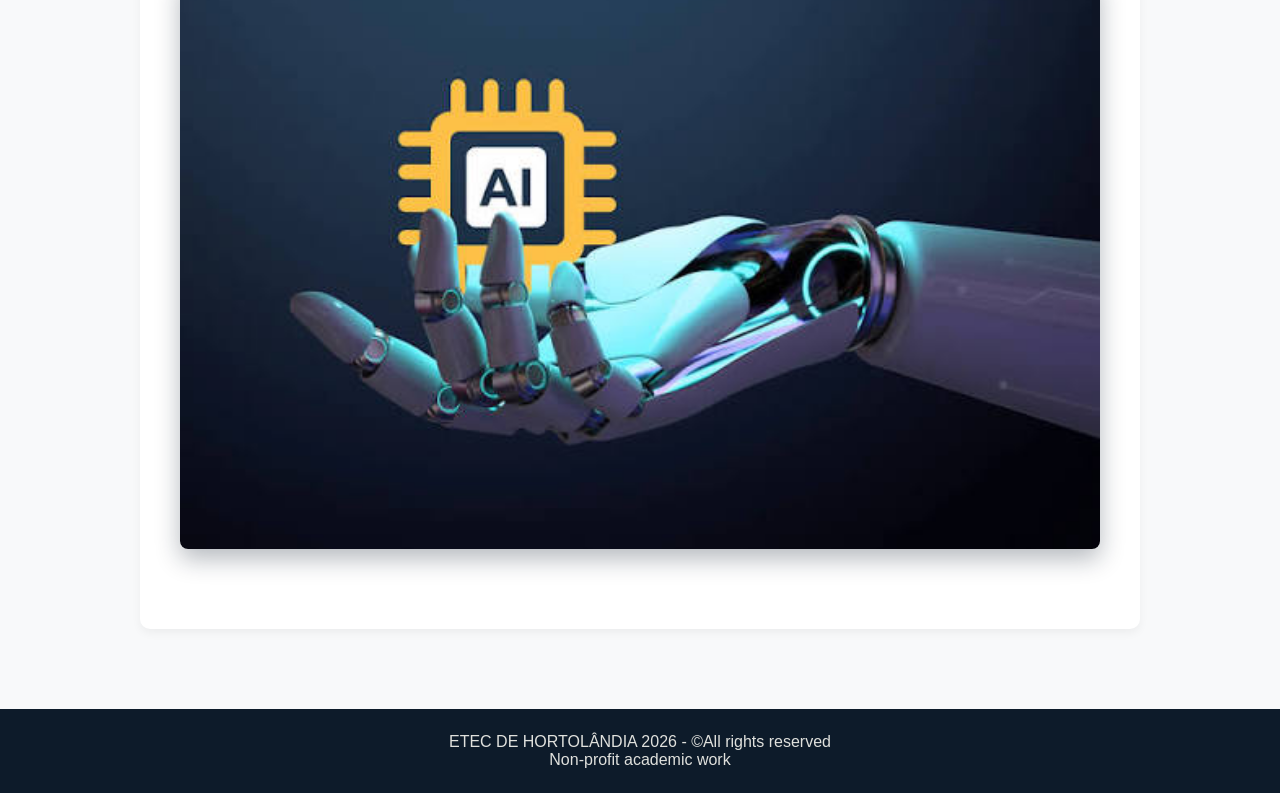
<file: en_sobre.html>
<!DOCTYPE html>
<html lang="en">
<head>
    <meta charset="UTF-8">
    <meta name="viewport" content="width=device-width, initial-scale=1.0">
    <title>ABOUT | IA</title>
    <link rel="icon" href="img/icon.jpg" type="image/jpg">
    <link rel="stylesheet" href="style.css">
</head>
<body>
    <header id="topo">
        <div class="logo">IA</div>
        <nav>
            <ul>
                <li><a href="en_index.html">HOME</a></li>
                <li><a href="en_sobre.html" class="ativo" aria-current="page">ABOUT</a></li>
                <li><a href="en_aplicacoes.html">APPLICATIONS</a></li>
                <li><a href="en_bibliografia.html">BIBLIOGRAPHY</a></li>
                <li class="dropdown">
                    <a href="en_creditos.html" aria-haspopup="true">CREDITS ▾</a>
                    <ul class="dropdown-menu">
                        <li><a href="en_creditos.html#advisors">Advisors</a></li>
                        <li><a href="en_creditos.html#developers">Developers</a></li>
                    </ul>
                </li>
                <li><a href="en_contato.html">CONTACT</a></li>
                <li><a href="sobre.html" class="lang-btn" title="Translate to Portuguese">PT 🇧🇷</a></li>
            </ul>
        </nav>
    </header>
    <main class="container">
        <section class="content-section">
            <h1>Artificial Intelligence</h1>
            <article id="definicao" class="bloco">
                <p>Is a branch of computer science focused on creating systems capable of performing tasks that typically require human intelligence, such as recognizing patterns, making decisions and learning from data.</p>
                <p>Within AI there are different approaches, such as <strong>Machine Learning</strong>, in which systems learn from examples, and <strong>Deep Learning</strong>, which uses artificial neural networks inspired by the human brain to solve more complex problems.</p>
                <p>In short, the process works like this: the algorithm receives a large amount of data, identifies patterns within that data, and starts performing the task on its own, without every step being manually programmed by a human.</p>
                <figure>
                    <img class="img-sombra" src="img/imagem2.jpg" alt="Illustration of a digital brain made of circuits" width="800" height="500">
                </figure>
            </article>
            <article id="impactos" class="bloco">
                <h2>The Main AIs Today</h2>
                    <p>The current market is led by several Artificial Intelligence tools, each with unique specialties, advantages, and limitations. Below, we highlight some of the most relevant ones:</p>
                    <ul class="ai-list">
                        <li><strong>ChatGPT (OpenAI):</strong> Stands out for its versatility in creating text, code, and general conversation. <em>Pros:</em> highly intuitive interface and a wide range of features. <em>Cons:</em> can generate "hallucinations" (incorrect information) with a tone of certainty.</li>
                        <li><strong>Gemini (Google):</strong> Stands out for its native multimodal processing and integration with the Google ecosystem. <em>Pros:</em> fast access to real-time web information and fluid reading of images and videos. <em>Cons:</em> may have safety restrictions that block harmless prompts.</li>
                        <li><strong>Claude (Anthropic):</strong> Stands out for its highly human-like writing and analysis of complex documents. <em>Pros:</em> has a massive context window, allowing it to read entire books or reports at once. <em>Cons:</em> lacks an integrated image generator in its main interface.</li>
                        <li><strong>Copilot (Microsoft):</strong> Stands out as a productivity assistant geared towards work. <em>Pros:</em> direct integration with Windows and the Office suite, plus free access to OpenAI's latest models. <em>Cons:</em> the interface can be a bit cluttered and response times inconsistent.</li>
                        <li><strong>Midjourney:</strong> Stands out in creating hyper-realistic and artistic images from text. <em>Pros:</em> aesthetic quality, lighting, and textures that are currently unmatched. <em>Cons:</em> operates through the Discord app, creating a learning curve for new users.</li>
                        <li><strong>Llama (Meta):</strong> Stands out for being a family of open-source models. <em>Pros:</em> free for research and commercial use, allowing high customization by developers. <em>Cons:</em> requires technical knowledge and powerful hardware to run locally.</li>
                    </ul>
                    <br>
                <figure>
                    <img class="img-sombra" src="img/imagem3.jpg" alt="Illustration of people and machines working together" width="800" height="500">
                </figure>
            </article>
        </section>
    </main>
    <div class="rodape-wrapper">
        <footer>
        <p>ETEC DE HORTOLÂNDIA 2026 - &copy;All rights reserved<br>Non-profit academic work</p>
    </footer>
        <a href="#topo" class="ancora-img" title="Back to top" onclick="window.scrollTo({top:0,behavior:'smooth'});return false;">
            <img src="img/imagem14.jpg" alt="Ícone para voltar ao topo" width="25" height="25">
        </a>
    </div>
</body>
</html>
</file>
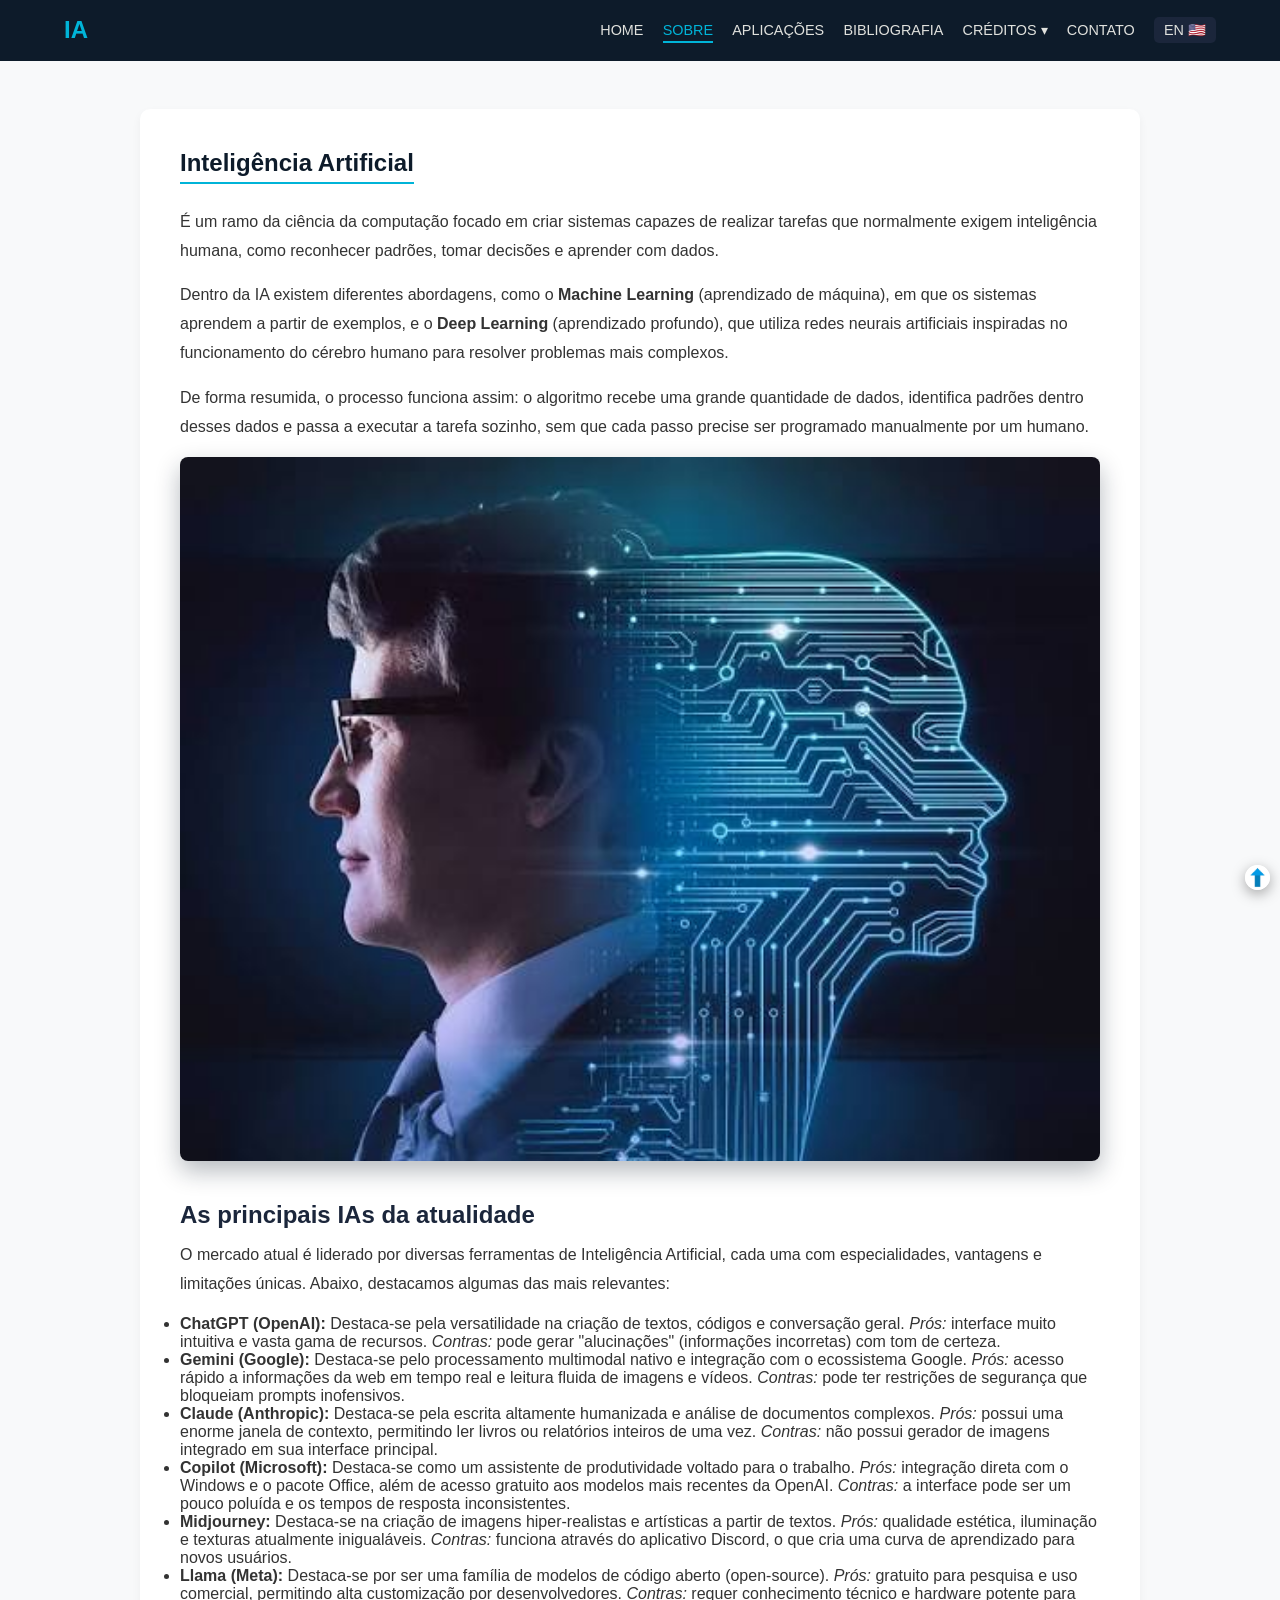
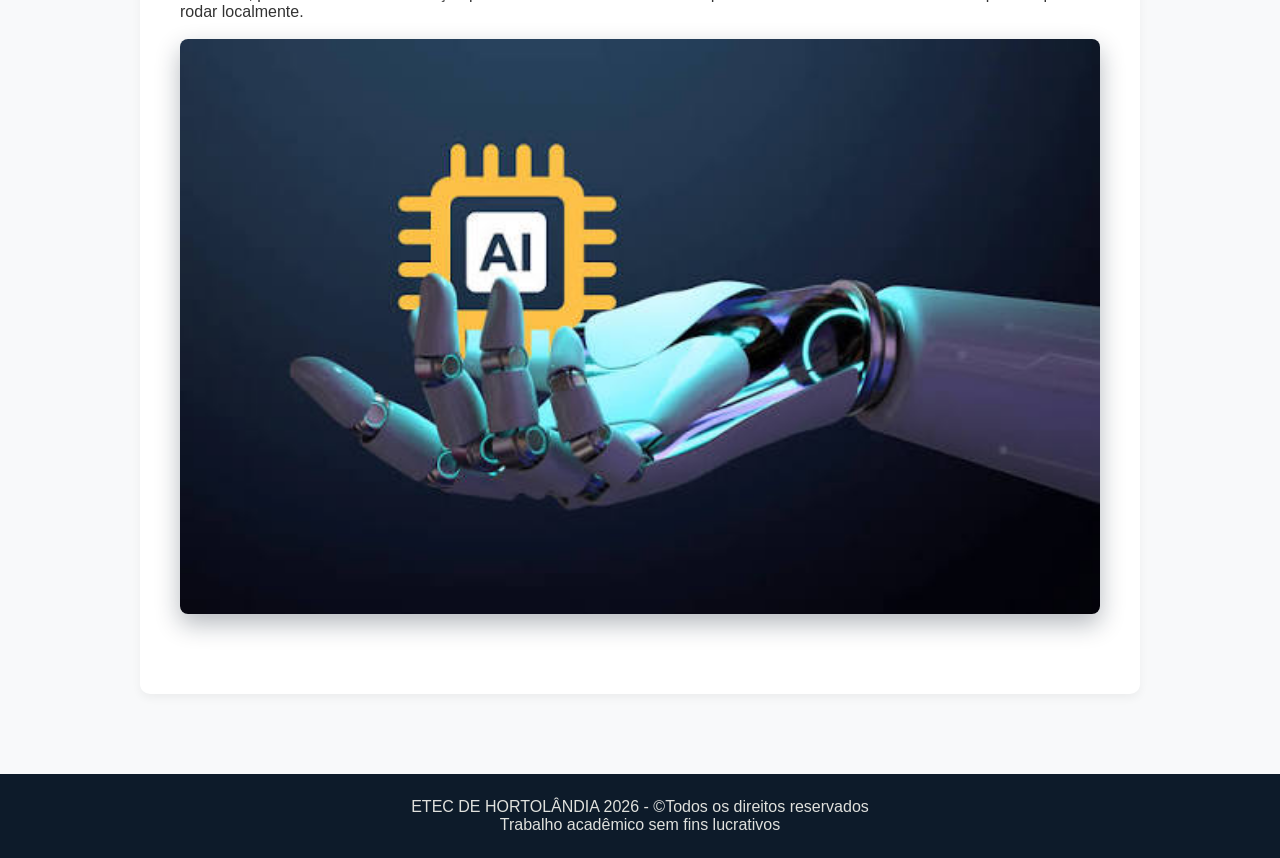
<file: sobre.html>
<!DOCTYPE html>
<html lang="pt-BR">
<head>
    <meta charset="UTF-8">
    <meta name="viewport" content="width=device-width, initial-scale=1.0">
    <title>SOBRE | IA</title>
    <link rel="icon" href="img/icon.jpg" type="image/jpg">
    <link rel="stylesheet" href="style.css">
</head>
<body>
    <header id="topo">
        <div class="logo">IA</div>
        <nav>
            <ul>
                <li><a href="index.html">HOME</a></li>
                <li><a href="sobre.html" class="ativo" aria-current="page">SOBRE</a></li>
                <li><a href="aplicacoes.html">APLICAÇÕES</a></li>
                <li><a href="bibliografia.html">BIBLIOGRAFIA</a></li>
                <li class="dropdown">
                    <a href="creditos.html" aria-haspopup="true">CRÉDITOS ▾</a>
                    <ul class="dropdown-menu">
                        <li><a href="creditos.html#orientadores">Orientadores</a></li>
                        <li><a href="creditos.html#desenvolvedores">Desenvolvedores</a></li>
                    </ul>
                </li>
                <li><a href="contato.html">CONTATO</a></li>
                <li><a href="en_sobre.html" class="lang-btn" title="Traduzir para Inglês">EN 🇺🇸</a></li>
            </ul>
        </nav>
    </header>
    <main class="container">
        <section class="content-section">
            <h1>Inteligência Artificial</h1>
            <article id="definicao" class="bloco">
                <p>É um ramo da ciência da computação focado em criar sistemas capazes de realizar tarefas que normalmente exigem inteligência humana, como reconhecer padrões, tomar decisões e aprender com dados.</p>
                <p>Dentro da IA existem diferentes abordagens, como o <strong>Machine Learning</strong> (aprendizado de máquina), em que os sistemas aprendem a partir de exemplos, e o <strong>Deep Learning</strong> (aprendizado profundo), que utiliza redes neurais artificiais inspiradas no funcionamento do cérebro humano para resolver problemas mais complexos.</p>
                <p>De forma resumida, o processo funciona assim: o algoritmo recebe uma grande quantidade de dados, identifica padrões dentro desses dados e passa a executar a tarefa sozinho, sem que cada passo precise ser programado manualmente por um humano.</p>
                <figure>
                    <img class="img-sombra" src="img/imagem2.jpg" alt="Ilustração de um cérebro digital formado por circuitos" width="800" height="500">
                </figure>
            </article>
            <article id="impactos" class="bloco">
                <h2>As principais IAs da atualidade</h2>
                    <p>O mercado atual é liderado por diversas ferramentas de Inteligência Artificial, cada uma com especialidades, vantagens e limitações únicas. Abaixo, destacamos algumas das mais relevantes:</p>
                    <ul class="lista-ias">
                        <li><strong>ChatGPT (OpenAI):</strong> Destaca-se pela versatilidade na criação de textos, códigos e conversação geral. <em>Prós:</em> interface muito intuitiva e vasta gama de recursos. <em>Contras:</em> pode gerar "alucinações" (informações incorretas) com tom de certeza.</li>
                        <li><strong>Gemini (Google):</strong> Destaca-se pelo processamento multimodal nativo e integração com o ecossistema Google. <em>Prós:</em> acesso rápido a informações da web em tempo real e leitura fluida de imagens e vídeos. <em>Contras:</em> pode ter restrições de segurança que bloqueiam prompts inofensivos.</li>
                        <li><strong>Claude (Anthropic):</strong> Destaca-se pela escrita altamente humanizada e análise de documentos complexos. <em>Prós:</em> possui uma enorme janela de contexto, permitindo ler livros ou relatórios inteiros de uma vez. <em>Contras:</em> não possui gerador de imagens integrado em sua interface principal.</li>
                        <li><strong>Copilot (Microsoft):</strong> Destaca-se como um assistente de produtividade voltado para o trabalho. <em>Prós:</em> integração direta com o Windows e o pacote Office, além de acesso gratuito aos modelos mais recentes da OpenAI. <em>Contras:</em> a interface pode ser um pouco poluída e os tempos de resposta inconsistentes.</li>
                        <li><strong>Midjourney:</strong> Destaca-se na criação de imagens hiper-realistas e artísticas a partir de textos. <em>Prós:</em> qualidade estética, iluminação e texturas atualmente inigualáveis. <em>Contras:</em> funciona através do aplicativo Discord, o que cria uma curva de aprendizado para novos usuários.</li>
                        <li><strong>Llama (Meta):</strong> Destaca-se por ser uma família de modelos de código aberto (open-source). <em>Prós:</em> gratuito para pesquisa e uso comercial, permitindo alta customização por desenvolvedores. <em>Contras:</em> requer conhecimento técnico e hardware potente para rodar localmente.</li>
                <br>
                </ul>
                <figure>
                    <img class="img-sombra" src="img/imagem3.jpg" alt="Ilustração de pessoas e máquinas trabalhando juntas" width="800" height="500">
                </figure>
            </article>
        </section>
    </main>
    <div class="rodape-wrapper">
        <footer>
        <p>ETEC DE HORTOLÂNDIA 2026 - &copy;Todos os direitos reservados<br>Trabalho acadêmico sem fins lucrativos</p>
    </footer>
        <a href="#topo" class="ancora-img" title="Voltar ao topo" onclick="window.scrollTo({top:0,behavior:'smooth'});return false;">
            <img src="img/imagem14.jpg" alt="Ícone para voltar ao topo" width="25" height="25">
        </a>
    </div>
</body>
</html>
</file>
<file: style.css>
* {
    margin: 0;
    padding: 0;
    box-sizing: border-box;
    font-family: 'Segoe UI', Tahoma, Geneva, Verdana, sans-serif;
}

html {
    scroll-behavior: smooth;
    scroll-padding-top: 90px;
}

body {
    background-color: #f8f9fa;
    color: #333;
    display: flex;
    flex-direction: column;
    min-height: 100vh;
}

img {
    display: block;
    max-width: 100%;
    height: auto;
}

/* HEADER & MENU */
header {
    background-color: #0d1b2a;
    color: #fff;
    padding: 1rem 5%;
    display: flex;
    justify-content: space-between;
    align-items: center;
    flex-wrap: wrap;
    gap: 0.75rem;
    position: sticky;
    top: 0;
    z-index: 100;
}

.logo {
    font-size: 1.5rem;
    font-weight: bold;
    color: #00b4d8;
}

nav ul {
    list-style: none;
    display: flex;
    flex-wrap: wrap;
    align-items: center;
    gap: 1.2rem;
}

nav ul li a {
    color: #e0e1dd;
    text-decoration: none;
    font-weight: 500;
    text-transform: uppercase;
    font-size: 0.9rem;
    transition: color 0.3s;
}

nav ul li a:hover,
nav ul li a:focus-visible,
nav ul li a.ativo {
    color: #00b4d8;
}

nav ul li a.ativo {
    border-bottom: 2px solid #00b4d8;
    padding-bottom: 3px;
}

.lang-btn {
    background-color: #1b263b;
    padding: 5px 10px;
    border-radius: 5px;
}

/* SUBMENU DE CRÉDITOS (aparece ao passar o mouse) */
.dropdown {
    position: relative;
}

.dropdown > a {
    display: inline-block;
    padding: 0.4rem 0;
}

.dropdown-menu {
    display: none;
    position: absolute;
    top: 100%;
    left: 0;
    min-width: 190px;
    flex-direction: column;
    align-items: stretch;
    gap: 0;
    padding: 0.4rem 0;
    background-color: #1b263b;
    border-top: 3px solid #00b4d8;
    border-radius: 0 0 8px 8px;
    box-shadow: 0 8px 20px rgba(0, 0, 0, 0.3);
}

.dropdown:hover > .dropdown-menu,
.dropdown:focus-within > .dropdown-menu {
    display: flex;
}

.dropdown:hover > a,
.dropdown:focus-within > a {
    color: #00b4d8;
}

.dropdown-menu li a {
    display: block;
    padding: 0.7rem 1.2rem;
    border-bottom: 0;
    text-transform: none;
    font-size: 0.95rem;
}

.dropdown-menu li a:hover {
    background-color: #00b4d8;
    color: #0d1b2a;
}

/* MAIN CONTAINER */
.container {
    flex: 1;
    padding: 3rem 5%;
    display: flex;
    flex-direction: column;
    align-items: center;
    justify-content: center;
}

/* HERO (HOME) */
.hero {
    max-width: 1000px;
    width: 100%;
    display: grid;
    grid-template-columns: 1.1fr 1fr;
    gap: 3rem;
    align-items: center;
}

.hero h1 {
    font-size: 3rem;
    line-height: 1.15;
    color: #0d1b2a;
    margin-bottom: 1rem;
}

.hero p {
    font-size: 1.2rem;
    margin-bottom: 2rem;
    line-height: 1.6;
}

.hero-img img {
    border-radius: 12px;
    box-shadow: 0 10px 30px rgba(13, 27, 42, 0.25);
}

.btn {
    display: inline-block;
    padding: 10px 25px;
    background-color: #00b4d8;
    color: #fff;
    text-decoration: none;
    border: none;
    border-radius: 5px;
    font-weight: bold;
    font-size: 1rem;
    cursor: pointer;
    transition: background 0.3s;
}

.btn:hover {
    background-color: #0077b6;
}

/* CONTENT SECTIONS */
.content-section {
    max-width: 900px;
    width: 100%;
    background: #fff;
    padding: 2.5rem;
    border-radius: 10px;
    box-shadow: 0 4px 10px rgba(0, 0, 0, 0.05);
    margin-bottom: 2rem;
}

.content-section h1 {
    color: #0d1b2a;
    margin-bottom: 1.5rem;
    border-bottom: 2px solid #00b4d8;
    display: inline-block;
    padding-bottom: 5px;
}

.content-section h2 {
    color: #1b263b;
    margin-bottom: 0.75rem;
}

.content-section p {
    line-height: 1.8;
    margin-bottom: 1rem;
}

.content-section figure img {
    width: 100%;
    border-radius: 8px;
}

.fig-topo {
    margin-bottom: 1.5rem;
}

.fig-pequena img {
    max-width: 260px;
    margin: 0 auto;
}

/* SOBRE (âncoras internas) */
.ancoras {
    display: flex;
    gap: 0.75rem;
    margin-bottom: 2rem;
}

.ancoras a {
    padding: 6px 16px;
    border: 1px solid #00b4d8;
    border-radius: 20px;
    color: #0077b6;
    text-decoration: none;
    font-weight: 600;
    font-size: 0.9rem;
    transition: background 0.3s, color 0.3s;
}

.ancoras a:hover {
    background-color: #00b4d8;
    color: #fff;
}

.bloco {
    margin-bottom: 2.5rem;
}

.img-sombra {
    box-shadow: 0 10px 25px rgba(13, 27, 42, 0.3);
}

.lista-impactos {
    list-style: square;
    padding-left: 22px;
    line-height: 1.9;
    margin-bottom: 1.25rem;
}

.voltar {
    color: #0077b6;
    font-weight: 600;
    text-decoration: none;
}

.voltar:hover {
    text-decoration: underline;
}

/* GRID (APLICACOES) */
.grid {
    display: grid;
    grid-template-columns: repeat(auto-fit, minmax(240px, 1fr));
    gap: 1.5rem;
    margin-top: 1.5rem;
}

.card {
    background: #f1f5f9;
    padding: 1.5rem;
    border-radius: 8px;
    border-left: 4px solid #00b4d8;
}

.card img {
    width: 100%;
    aspect-ratio: 16 / 10;
    object-fit: cover;
    border-radius: 6px;
    margin-bottom: 1rem;
}

.card h3 {
    margin-bottom: 10px;
    color: #1b263b;
}

.card p {
    margin-bottom: 0;
}

/* BIBLIOGRAPHY */
.bib-list {
    list-style: square;
    padding-left: 20px;
    line-height: 2;
}

/* CREDITS */
.text-center { text-align: center; }

.creditos-box p { font-size: 1.1rem; }

.cred-bloco img {
    width: 100%;
    max-width: 420px;
    aspect-ratio: 16 / 10;
    object-fit: cover;
    border-radius: 8px;
    margin: 0 auto 1rem;
}

.cred-bloco h3 {
    margin-bottom: 0.5rem;
    color: #1b263b;
}

.lista-alunos {
    list-style: square;
    display: inline-block;
    text-align: left;
    padding-left: 20px;
    line-height: 1.9;
}

.creditos-box hr {
    margin: 20px 0;
    border: 0;
    border-top: 1px solid #ccc;
}

/* FORMS (CONTATO) */
.contato-form {
    display: flex;
    flex-direction: column;
    gap: 1.2rem;
    width: 100%;
}

.form-group {
    display: flex;
    flex-direction: column;
}

.form-group label {
    font-weight: bold;
    margin-bottom: 5px;
    color: #1b263b;
}

.form-group input,
.form-group select,
.form-group textarea {
    padding: 10px;
    border: 1px solid #ccc;
    border-radius: 5px;
    font-size: 1rem;
}

.form-group input:focus,
.form-group select:focus,
.form-group textarea:focus {
    outline: 2px solid #00b4d8;
    border-color: #00b4d8;
}

.form-group input.invalido,
.form-group select.invalido,
.form-group textarea.invalido {
    border-color: #c62828;
}

/* Textarea travada (sem redimensionar) */
.form-group textarea {
    min-height: 120px;
    resize: none;
}

.form-botoes {
    display: flex;
    gap: 1rem;
    align-self: flex-start;
}

.btn-secundario {
    background-color: transparent;
    color: #0077b6;
    border: 2px solid #00b4d8;
}

.btn-secundario:hover {
    background-color: #00b4d8;
    color: #fff;
}

.status {
    min-height: 1.5em;
    margin-bottom: 0 !important;
    font-weight: 600;
}

.status.erro { color: #c62828; }
.status.ok { color: #2e7d32; }

/* FOOTER + BOTÃO VOLTAR AO TOPO (fica ao lado do rodapé, sem alterar o rodapé) */
.rodape-wrapper {
    margin-top: auto;
}

footer {
    background-color: #0d1b2a;
    color: #e0e1dd;
    text-align: center;
    padding: 1.5rem;
}

.ancora-img {
    position: fixed !important;
    right: 10px !important;
    bottom: 10px !important;
    left: auto !important;
    top: auto !important;
    display: inline-block;
    line-height: 0;
    z-index: 1000;
}

.ancora-img img {
    display: block;
    border-radius: 50%;
    box-shadow: 0 4px 14px rgba(0, 0, 0, 0.35);
    transition: transform 0.2s;
}

.ancora-img:hover img {
    transform: translateY(-4px);
}

/* RESPONSIVO */
@media (max-width: 800px) {
    html {
        scroll-padding-top: 20px;
    }

    header {
        position: relative;
        flex-direction: column;
        align-items: center;
        padding: 1rem 4%;
    }

    nav {
        width: 100%;
    }

    nav ul {
        width: 100%;
        justify-content: center;
        gap: 0.5rem;
    }

    nav ul li {
        max-width: 100%;
    }

    nav ul li a {
        display: block;
        padding: 7px 8px;
        font-size: 0.8rem;
        text-align: center;
    }

    .dropdown-menu {
        position: static;
        width: 100%;
        min-width: 0;
        margin-top: 4px;
        border-radius: 6px;
    }

    .dropdown-menu li a {
        padding: 9px 12px;
    }

    .container {
        padding: 2rem 4%;
    }

    .hero {
        grid-template-columns: 1fr;
        gap: 1.5rem;
        text-align: center;
    }

    .hero h1 {
        font-size: clamp(2rem, 8vw, 2.6rem);
    }

    .hero p {
        font-size: 1rem;
    }

    .hero-img {
        margin: 0;
    }

    .content-section {
        padding: 1.5rem;
    }

    .content-section h1 {
        font-size: clamp(1.7rem, 7vw, 2.2rem);
        line-height: 1.2;
    }

    .content-section h2 {
        font-size: 1.4rem;
    }

    .content-section p {
        line-height: 1.6;
    }

    .grid {
        grid-template-columns: 1fr;
        gap: 1rem;
    }

    .card {
        padding: 1.2rem;
    }

    .ancoras {
        flex-direction: column;
    }

    .ancoras a {
        text-align: center;
    }

    .creditos-box p {
        font-size: 1rem;
    }

    .contato-form {
        gap: 1rem;
    }

    .form-group input,
    .form-group select,
    .form-group textarea {
        width: 100%;
        max-width: 100%;
    }

    .form-botoes {
        width: 100%;
        flex-direction: column;
    }

    .form-botoes .btn {
        width: 100%;
    }

    footer {
        padding: 1.2rem 4rem 1.2rem 1.2rem;
        font-size: 0.85rem;
    }

    .ancora-img {
        right: 8px !important;
        bottom: 8px !important;
    }

    .ancora-img img {
        width: 44px;
        height: 44px;
    }
}

@media (max-width: 480px) {
    header {
        padding: 0.9rem 3%;
    }

    nav ul {
        flex-direction: column;
        align-items: stretch;
        gap: 0.2rem;
    }

    nav ul li,
    nav ul li a {
        width: 100%;
    }

    nav ul li a {
        font-size: 0.85rem;
        padding: 8px 6px;
    }

    .lang-btn {
        text-align: center;
    }

    .container {
        padding: 1.2rem 3%;
    }

    .content-section {
        padding: 1rem;
        border-radius: 8px;
    }

    .content-section h1 {
        font-size: 1.7rem;
    }

    .hero h1 {
        font-size: 2rem;
    }

    .hero p {
        font-size: 0.95rem;
    }

    .btn {
        width: 100%;
        text-align: center;
    }

    .bib-list,
    .lista-impactos {
        padding-left: 20px;
    }

    .bib-list {
        line-height: 1.7;
    }

    .lista-alunos {
        display: block;
    }

    footer {
        font-size: 0.78rem;
    }
}

@media (prefers-reduced-motion: reduce) {
    html { scroll-behavior: auto; }
}


/* RESPONSIVIDADE EXTRA - CELULARES, TABLETS, NOTEBOOKS E TELAS GRANDES */

@media (max-width: 1200px) {
    header {
        padding-left: 4%;
        padding-right: 4%;
    }

    .container {
        padding-left: 4%;
        padding-right: 4%;
    }

    .hero {
        max-width: 950px;
    }

    .content-section {
        max-width: 900px;
    }
}

@media (min-width: 1201px) {
    .container {
        padding-left: 6%;
        padding-right: 6%;
    }

    .hero {
        max-width: 1100px;
    }

    .content-section {
        max-width: 1000px;
    }
}

@media (max-width: 900px) {
    header {
        align-items: center;
    }

    nav ul {
        justify-content: center;
    }

    .hero {
        grid-template-columns: 1fr;
    }

    .hero-texto {
        order: 1;
    }

    .hero-img {
        order: 2;
    }

    .grid {
        grid-template-columns: repeat(2, minmax(0, 1fr));
    }
}

@media (max-width: 700px) {
    body {
        overflow-x: hidden;
    }

    header {
        width: 100%;
    }

    nav {
        overflow: visible;
    }

    nav ul {
        flex-direction: column;
        width: 100%;
    }

    nav ul li {
        width: 100%;
    }

    nav ul li a {
        width: 100%;
        text-align: center;
    }

    .dropdown {
        width: 100%;
    }

    .dropdown > a {
        width: 100%;
    }

    .dropdown-menu {
        width: 100%;
    }

    .container {
        width: 100%;
        padding: 1.5rem 3%;
    }

    .content-section {
        width: 100%;
        padding: 1.25rem;
    }

    .grid {
        grid-template-columns: 1fr;
    }

    .hero {
        width: 100%;
    }

    .hero-texto,
    .hero-img {
        width: 100%;
    }

    .content-section figure {
        width: 100%;
    }

    .content-section img,
    .hero-img img {
        max-width: 100%;
        width: 100%;
        height: auto;
    }

    .fig-pequena img {
        width: auto;
        max-width: 100%;
    }

    table {
        display: block;
        max-width: 100%;
        overflow-x: auto;
    }

    footer {
        width: 100%;
        word-wrap: break-word;
        overflow-wrap: anywhere;
    }
}

@media (max-width: 360px) {
    .logo {
        font-size: 1.3rem;
    }

    .container {
        padding-left: 2%;
        padding-right: 2%;
    }

    .content-section {
        padding: 0.9rem;
    }

    .content-section h1 {
        font-size: 1.5rem;
    }

    .content-section h2 {
        font-size: 1.25rem;
    }

    .content-section p,
    .content-section li {
        font-size: 0.92rem;
    }

    .btn {
        padding: 9px 15px;
    }

    .ancora-img img {
        width: 40px;
        height: 40px;
    }
}

/* Evita que textos, links ou campos criem rolagem horizontal */
h1, h2, h3, p, li, a, label, input, select, textarea {
    max-width: 100%;
    overflow-wrap: anywhere;
}

input, select, textarea, button {
    font-size: 16px;
    max-width: 100%;
}

/* Segurança para elementos largos */
iframe, video, embed, object {
    max-width: 100%;
    height: auto;
}
</file>
